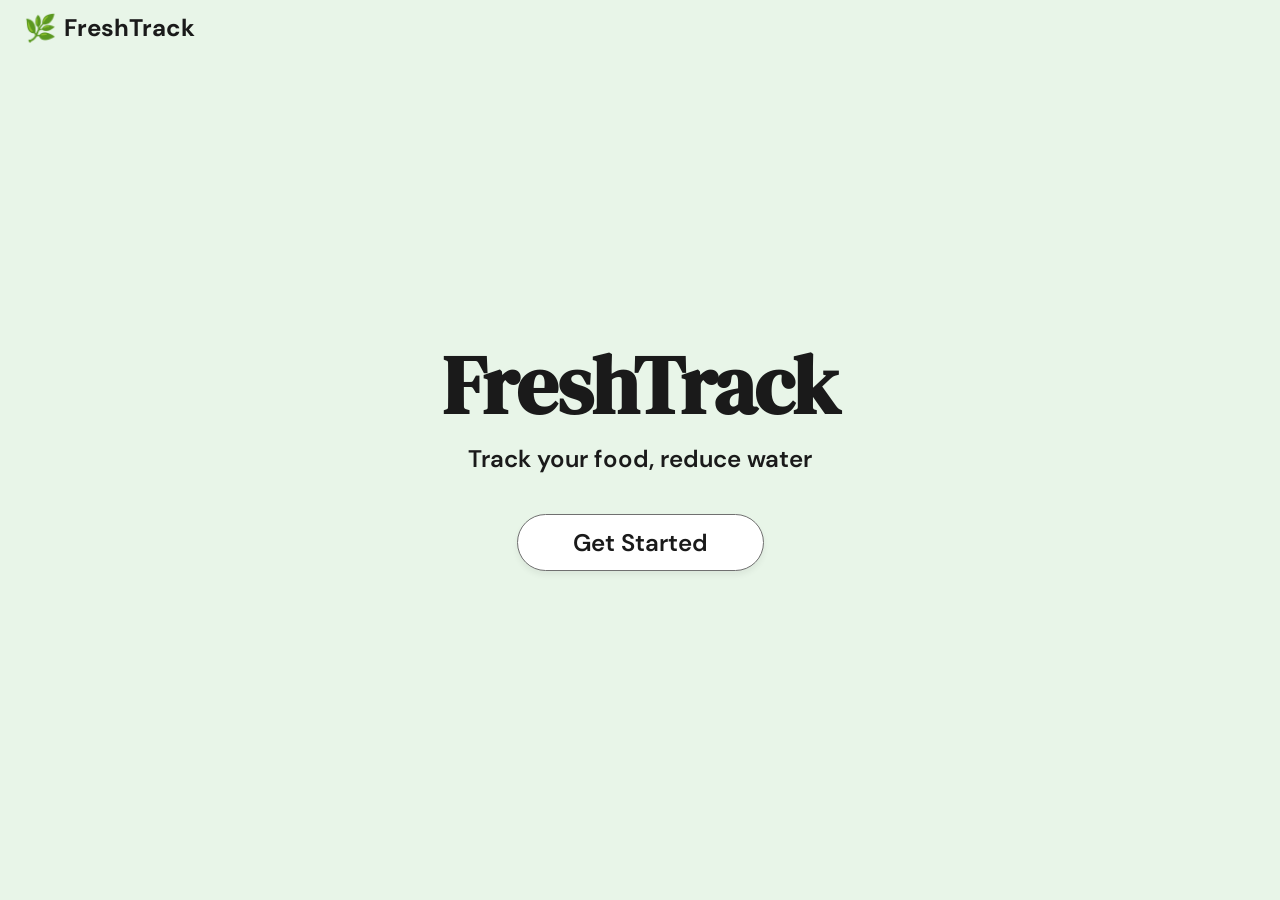
<file: HTML/index.html>
<!DOCTYPE html>
<html lang="id">
<head>
    <meta charset="UTF-8">
    <meta name="viewport" content="width=device-width, initial-scale=1.0">
    <title>FreshTrack - Halaman Utama</title>
    <link rel="stylesheet" href="style.css">
    <style>
        .welcome-container {
            text-align: center;
            display: flex;
            flex-direction: column;
            align-items: center;
            justify-content: center;
        }
        .welcome-center-logo {
            font-size: 82px;
            font-weight: 700;
            color: var(--forest-green);
            margin-bottom: 2px;
            letter-spacing: -1px;
        }
        .welcome-tagline {
            font-size: 24px;
            color: var(--medium-green);
            font-weight: 600;
            margin-bottom: 40px;
        }
    </style>
</head>
<body>

    <header class="app-header" style="background: transparent; box-shadow: none;">
    <div style="display: flex; align-items: center; gap: 8px;">
        <span style="font-size: 26px; line-height: 1;">🌿</span>
        <span style="font-weight: 700; font-size: 24px; color: var(--forest-green);">FreshTrack</span>
    </div>
</header>

    <div class="welcome-container">
        <h1 class="welcome-center-logo">FreshTrack</h1>
        <p class="welcome-tagline">Track your food, reduce water</p>
        <a href="login.html" class="btn-start">Get Started</a>
    </div>

</body>
</html>
</file>
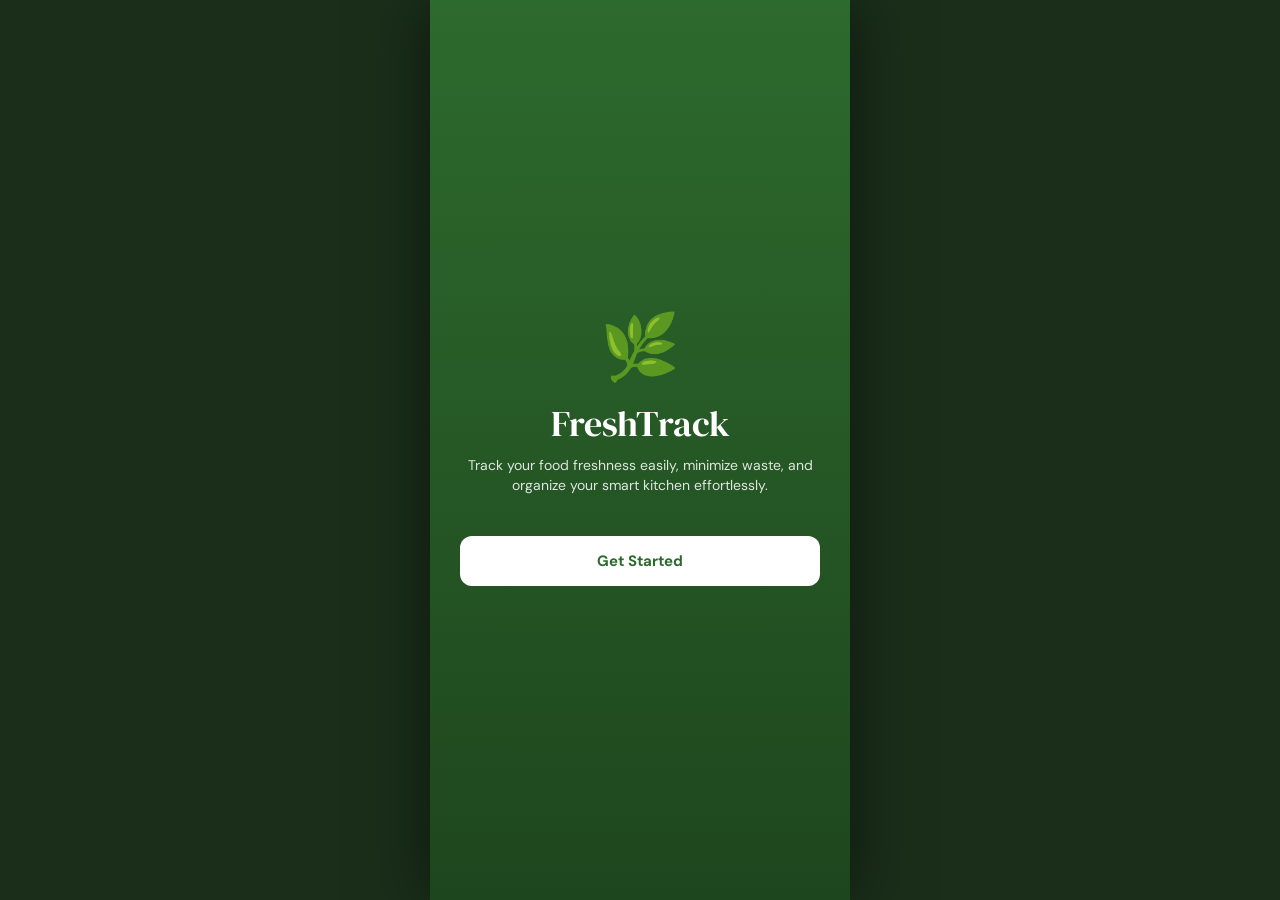
<file: HTML/fix-mobile.html>
<!DOCTYPE html>
<html lang="en">
<head>
<meta charset="UTF-8"/>
<meta name="viewport" content="width=device-width, initial-scale=1.0, maximum-scale=1.0, user-scalable=no"/>
<title>FreshTrack</title>
<link href="https://fonts.googleapis.com/css2?family=DM+Sans:wght@400;500;600;700&family=DM+Serif+Display&display=swap" rel="stylesheet"/>
<style>
:root {
  --green-dark:  #2d6a2d;
  --green-mid:   #3d8b3d;
  --green-light: #c8e6c8;
  --green-bg:    #eef6ee;
  --white:       #ffffff;
  --text-dark:   #1a1a1a;
  --text-mid:    #555;
  --text-light:  #999;
  --red:         #c0392b;
  --red-light:   #fde8e8;
  --blue:        #2e6e99;
  --radius:      18px;
  --radius-sm:   12px;
  --nav-h:       68px;
  --header-h:    60px;
  --card-shadow: 0 2px 12px rgba(45,106,45,0.10), 0 0 0 1.5px rgba(45,106,45,0.08);
  --card-hover:   0 6px 24px rgba(45,106,45,0.16), 0 0 0 2px rgba(61,139,61,0.18);
}
*{box-sizing:border-box;margin:0;padding:0;-webkit-tap-highlight-color:transparent;}
html,body{width:100%;height:100%;overflow:hidden;background:#1a2e1a;}
body{font-family:'DM Sans',sans-serif;color:var(--text-dark);}

/* ── PHONE SHELL ── */
.shell{
  width:100%;max-width:420px;height:100vh;max-height:900px;
  margin:0 auto;position:relative;
  background:var(--green-bg);
  display:flex;flex-direction:column;
  overflow:hidden;
  box-shadow:0 0 60px rgba(0,0,0,0.5);
}
@media(max-width:480px){
  html,body{background:var(--green-bg);}
  .shell{max-width:100%;height:100vh;max-height:none;box-shadow:none;}
}

/* ── AUTH & LANDING STYLES ── */
.auth-bg {
  background: linear-gradient(180deg, var(--green-dark) 0%, #1e461e 100%);
  height: 100%; display: flex; flex-direction: column; justify-content: center; padding: 30px; color: #fff;
  overflow-y: auto;
}
.landing-logo { font-size: 64px; text-align: center; margin-bottom: 10px; }
.landing-title { font-family: 'DM Serif Display', serif; font-size: 36px; text-align: center; margin-bottom: 8px; }
.landing-tag { font-size: 14px; text-align: center; opacity: 0.85; margin-bottom: 40px; line-height: 1.4; }
.auth-title { font-family: 'DM Serif Display', serif; font-size: 28px; margin-bottom: 6px; text-align: center; }
.auth-sub { font-size: 14px; opacity: 0.8; margin-bottom: 24px; text-align: center; }
.auth-switch { text-align: center; font-size: 13px; margin-top: 16px; opacity: 0.9; cursor: pointer; }
.auth-switch strong { text-decoration: underline; color: var(--green-light); }

/* Row untuk Remember Me & Forgot Password */
.auth-meta-row {
  display: flex; align-items: center; justify-content: space-between;
  font-size: 13px; margin-top: -4px; margin-bottom: 24px; user-select: none;
}
.remember-me-label { display: flex; align-items: center; gap: 6px; cursor: pointer; opacity: 0.9; }
.remember-me-label input {
  accent-color: var(--green-light); width: 15px; height: 15px; cursor: pointer;
}
.forgot-pwd-link { color: rgba(255,255,255,0.9); text-decoration: none; cursor: pointer; }
.forgot-pwd-link:hover { text-decoration: underline; color: var(--green-light); }

/* Inner container card agar menyerupai screenshot web mockup */
.auth-card-box {
  background: var(--white);
  padding: 24px 20px;
  border-radius: var(--radius);
  color: var(--text-dark);
  box-shadow: 0 8px 24px rgba(0,0,0,0.2);
  margin-bottom: 16px;
}
.auth-card-box .form-label { color: var(--text-dark) !important; }

/* Error Message Box */
.error-msg-box {
  background: var(--red-light); color: var(--red); border-radius: var(--radius-sm);
  padding: 10px 14px; font-size: 13px; font-weight: 500; margin-bottom: 16px;
  display: none; align-items: center; gap: 8px; animation: shake 0.3s ease;
}
@keyframes shake {
  0%, 100% { transform: translateX(0); }
  20%, 60% { transform: translateX(-6px); }
  40%, 80% { transform: translateX(6px); }
}

/* ── HEADER ── */
.header{
  background:var(--green-dark); height:var(--header-h);
  display:none; align-items:center; padding:0 16px; gap:10px;
  flex-shrink:0; position:relative; z-index:10;
}
.header-back{
  background:rgba(255,255,255,0.18); border:none; border-radius:50%;
  width:36px; height:36px; display:flex; align-items:center; justify-content:center;
  color:#fff; font-size:18px; cursor:pointer; flex-shrink:0; transition:background 0.15s;
}
.header-back:active{background:rgba(255,255,255,0.3);}
.header-logo{display:flex;align-items:center;gap:7px;flex-shrink:0;}
.header-logo-icon{font-size:22px;}
.header-logo-text{color:#fff;font-weight:700;font-size:18px;letter-spacing:-0.3px;}
.header-title{color:#fff;font-family:'DM Serif Display',serif;font-size:17px;flex:1;}
.header-search{
  flex:1; background:rgba(255,255,255,0.18); border:none; border-radius:999px;
  padding:8px 14px; color:#fff; font-family:'DM Sans',sans-serif; font-size:13px; outline:none;
}
.header-search::placeholder{color:rgba(255,255,255,0.65);}

/* ── SCROLL BODY ── */
.scroll-body{
  flex:1; overflow-y:auto; overflow-x:hidden;
  padding:0; -webkit-overflow-scrolling:touch;
}
.scroll-body::-webkit-scrollbar{display:none;}
.p-main { padding: 16px 14px calc(var(--nav-h) + 16px) !important; }

/* ── PAGES ── */
.page{display:none; height:100%;}
.page.active{display:block;}
.page-anim { animation:fadeUp 0.22s ease; }
@keyframes fadeUp{from{opacity:0;transform:translateY(8px);}to{opacity:1;transform:none;}}

/* ── COMPONENTS ── */
.section-title{ font-family:'DM Serif Display',serif; font-size:22px; color:var(--green-dark); margin-bottom:14px; }
.card-list{display:flex;flex-direction:column;gap:10px;}
.card-item{
  display:flex;align-items:center;gap:14px; background:var(--white);border-radius:var(--radius);
  padding:14px 16px;cursor:pointer; box-shadow:var(--card-shadow); border:1.5px solid rgba(45,106,45,0.07);
  transition:transform 0.12s,box-shadow 0.15s; -webkit-user-select:none;user-select:none;
}
.card-item:active{transform:scale(0.98);box-shadow:var(--card-hover);}
.card-emoji{font-size:28px;flex-shrink:0;width:44px;height:44px;display:flex;align-items:center;justify-content:center;border-radius:12px;}
.card-label{font-size:15px;font-weight:600;line-height:1.3;}
.card-sub{font-size:12px;color:var(--text-light);margin-top:2px;}
.card-arrow{margin-left:auto;color:#ccc;font-size:16px;flex-shrink:0;}

.badge{display:inline-block;font-size:10px;font-weight:700;padding:2px 7px;border-radius:999px;margin-left:5px;vertical-align:middle;}
.badge-urgent{background:#fde8e8;color:#c0392b;}
.badge-warn{background:#fff3cd;color:#856404;}
.badge-ok{background:#d4edda;color:#155724;}

.detail-hero{
  background:var(--white);border-radius:var(--radius); padding:18px 16px;margin-bottom:12px;
  box-shadow:var(--card-shadow); display:flex;align-items:center;gap:14px;
}
.form-card{background:var(--white);border-radius:var(--radius);padding:16px;box-shadow:var(--card-shadow);margin-bottom:12px;}
.form-field{margin-bottom:12px;}
.form-label{font-size:12px;font-weight:600;color:var(--text-mid);margin-bottom:5px;display:block;text-transform:uppercase;letter-spacing:0.04em;}
.form-input,.form-select{
  width:100%;padding:12px 14px; border-radius:var(--radius-sm);border:1.5px solid #e0e0e0;
  background:#f8fbf8;font-family:'DM Sans',sans-serif;font-size:15px; outline:none;transition:border-color 0.15s;
}
.form-input:focus,.form-select:focus{border-color:var(--green-mid);background:#fff;}
.form-auth-input { background: #f1f5f1; border: 1.5px solid #dcdfdc; color: var(--text-dark); }
.form-auth-input:focus { border-color: var(--green-mid); background: #fff; }

.select-wrap{position:relative;}
.select-wrap::after{content:'▾';position:absolute;right:14px;top:50%;transform:translateY(-50%);pointer-events:none;color:#888;font-size:14px;}
.qty-available{ background:linear-gradient(135deg,#e8f8ee,#d0f0d8); border-radius:var(--radius-sm);padding:12px 14px; font-size:14px;color:var(--green-dark);font-weight:600;margin-bottom:12px;display:flex;align-items:center;gap:8px; }

.btn-row{display:flex;gap:8px;flex-wrap:wrap;}
.btn{ flex:1;min-width:80px;padding:13px 10px; border-radius:var(--radius-sm);border:none; font-family:'DM Sans',sans-serif;font-size:14px;font-weight:700; cursor:pointer;transition:opacity 0.15s,transform 0.1s;text-align:center; }
.btn:active{transform:scale(0.96);}
.btn-green{background:var(--green-dark);color:#fff;}
.btn-light{background:var(--white);color:var(--green-dark);}
.btn-red{background:var(--red);color:#fff;}
.btn-blue{background:var(--blue);color:#fff;}
.btn-gray{background:#e8e8e8;color:#555;}
.btn-full{width:100%;padding:15px;border-radius:var(--radius-sm);border:none;font-family:'DM Sans',sans-serif;font-size:15px;font-weight:700;cursor:pointer;transition:opacity 0.15s,transform 0.1s;margin-bottom:8px;}
.btn-full:active{transform:scale(0.98);}

/* ── DASHBOARD & STATS ── */
.dash-grid{display:grid;grid-template-columns:1fr 1fr;gap:10px;margin-bottom:14px;}
.dash-card{border-radius:var(--radius);padding:16px 14px;color:#fff;font-weight:700;box-shadow:0 4px 16px rgba(0,0,0,0.12);}
.dash-card .ico{font-size:22px;margin-bottom:6px;}
.dash-card .num{font-size:28px;font-family:'DM Serif Display',serif;line-height:1;}
.dash-card .lbl{font-size:11px;opacity:0.88;margin-top:3px;}
.stats-grid{display:grid;grid-template-columns:1fr 1fr;gap:10px;margin-bottom:14px;}
.stats-mini{background:var(--white);border-radius:var(--radius);padding:14px;box-shadow:var(--card-shadow);}
.stats-mini .sm-ico{font-size:20px;margin-bottom:4px;}
.stats-mini .sm-val{font-size:26px;font-weight:700;font-family:'DM Serif Display',serif;}
.stats-mini .sm-lbl{font-size:11px;color:var(--text-light);margin-top:2px;}
.chart-card{background:var(--white);border-radius:var(--radius);padding:16px;box-shadow:var(--card-shadow);margin-bottom:12px;}
.chart-card-title覆{font-size:13px;font-weight:700;color:var(--green-dark);margin-bottom:12px;}
.stat-bar-wrap{margin:7px 0;}
.stat-bar-label{display:flex;justify-content:space-between;font-size:12px;margin-bottom:3px;}
.stat-bar-track{background:#eef0ee;border-radius:999px;height:8px;overflow:hidden;}
.stat-bar-fill{height:100%;border-radius:999px;transition:width 0.6s ease;}

/* ── PROFILE & PICKER ── */
.profile-card{background:var(--white);border-radius:var(--radius);padding:16px;box-shadow:var(--card-shadow);margin-bottom:12px;}
.profile-title{font-size:14px;font-weight:700;color:var(--green-dark);margin-bottom:12px;}
.profile-info-row{display:flex;justify-content:space-between;padding:8px 0;border-bottom:1px solid #f0f0f0;font-size:14px;}
.profile-info-row:last-child{border-bottom:none;}
.profile-info-key{color:var(--text-mid);font-weight:500;}
.profile-info-val{font-weight:600;text-align:right;}

.emoji-picker-wrap{position:relative;}
.emoji-display{width:100%;padding:12px 14px;border-radius:var(--radius-sm);border:1.5px solid #e0e0e0;background:#f8fbf8;cursor:pointer;display:flex;align-items:center;gap:10px;font-size:14px;user-select:none;}
.emoji-display .sel-emoji{font-size:24px;}
.emoji-display .sel-arrow{margin-left:auto;color:#888;font-size:12px;}
.emoji-dropdown{display:none;position:absolute;bottom:calc(100% + 6px);left:0;right:0;background:#fff;border:1.5px solid #ddd;border-radius:var(--radius);box-shadow:0 -8px 32px rgba(0,0,0,0.13);z-index:300;max-height:260px;overflow-y:auto;padding:10px;}
.emoji-dropdown.open{display:block;}
.emoji-grid{display:grid;grid-template-columns:repeat(auto-fill,minmax(40px,1fr));gap:3px;}
.emoji-btn{font-size:22px;padding:6px 4px;border-radius:8px;border:none;background:none;cursor:pointer;text-align:center;}
.emoji-btn:active{background:var(--green-light);}

/* ── BOTTOM NAV ── */
.bottom-nav{
  height:var(--nav-h);background:var(--white); border-top:1.5px solid rgba(45,106,45,0.1);
  display:none; align-items:stretch; flex-shrink:0;position:relative; z-index:20;
  box-shadow:0 -4px 20px rgba(45,106,45,0.08);
}
.nav-item{ flex:1;display:flex;flex-direction:column;align-items:center;justify-content:center; gap:3px;border:none;background:none;cursor:pointer; }
.nav-item .n-ico{font-size:22px;line-height:1;}
.nav-item .n-lbl{font-size:10px;font-weight:600;color:var(--text-light);}
.nav-item.active .n-lbl{color:var(--green-dark);}
.nav-item.active .n-ico{filter:drop-shadow(0 0 2px rgba(45,106,45,0.4));}
.nav-active-bar{ position:absolute;top:0;height:3px;background:var(--green-dark);width:25%;transition:left 0.25s cubic-bezier(.4,0,.2,1); }

/* ── FAB & TOAST ── */
.fab{
  position:absolute;right:16px;bottom:calc(var(--nav-h) + 14px); width:52px;height:52px;border-radius:50%;
  background:var(--green-dark);color:#fff;border:none;font-size:26px;cursor:pointer;
  box-shadow:0 4px 20px rgba(45,106,45,0.35); display:none;align-items:center;justify-content:center;z-index:15;
}
.fab:active{transform:scale(0.92);}
.toast{
  position:absolute;bottom:calc(var(--nav-h) + 12px);left:50%; transform:translateX(-50%) translateY(20px);
  background:rgba(30,60,30,0.95);color:#fff; padding:10px 22px;border-radius:999px;
  font-size:13px;font-weight:600;box-shadow:0 4px 20px rgba(0,0,0,0.18);
  z-index:999;opacity:0;transition:opacity 0.25s,transform 0.25s;white-space:nowrap;pointer-events:none;
}
.toast.show{opacity:1;transform:translateX(-50%) translateY(0);}
.empty{text-align:center;padding:40px 20px;color:var(--text-light);}
.empty .empty-ico{font-size:48px;margin-bottom:12px;}
</style>
</head>
<body>
<div class="shell">

  <div class="header" id="app-header">
    <div class="header-logo" id="header-logo">
      <span class="header-logo-icon">🌿</span>
      <span class="header-logo-text">FreshTrack</span>
    </div>
    <input class="header-search" id="searchInput" type="text" placeholder="🔍  Search food..." oninput="handleSearch(this.value)" />
  </div>

  <div class="scroll-body" id="scroll-body">

    <div class="page active" id="page-landing">
      <div class="auth-bg">
        <div class="landing-logo">🌿</div>
        <div class="landing-title">FreshTrack</div>
        <div class="landing-tag">Track your food freshness easily, minimize waste, and organize your smart kitchen effortlessly.</div>
        <button class="btn-full btn-light" onclick="navigate('login')">Get Started</button>
      </div>
    </div>

    <div class="page" id="page-login">
      <div class="auth-bg">
        <div class="auth-title" style="color:#fff; margin-bottom:4px;">Login to FreshTrack</div>
        <div class="auth-sub" style="color:rgba(255,255,255,0.75);">Welcome back! Let's manage your food inventory.</div>
        
        <div class="auth-card-box">
          <div class="error-msg-box" id="login-error-box">
            <span>⚠️</span><span id="login-error-txt">Invalid email or password.</span>
          </div>

          <div class="form-field">
            <label class="form-label">Email</label>
            <input class="form-input form-auth-input" type="email" id="login-email" placeholder="your@email.com" value="revanaalshea@gmail.com" />
          </div>
          <div class="form-field" style="margin-bottom:14px;">
            <label class="form-label">Password</label>
            <input class="form-input form-auth-input" type="password" id="login-password" placeholder="••••••••" value="password123" />
          </div>

          <div class="auth-meta-row" style="color: var(--text-mid);">
            <label class="remember-me-label">
              <input type="checkbox" id="login-remember" checked />
              <span>Remember Me</span>
            </label>
            <span class="forgot-pwd-link" style="color: var(--green-dark); font-weight:600;" onclick="navigate('forgot')">Forgot Password?</span>
          </div>

          <button class="btn-full btn-green" style="margin-bottom:0;" onclick="validateAndLogin()">Login</button>
        </div>

        <div class="auth-switch" onclick="navigate('register')">Don't have an account? <strong>Sign Up</strong></div>
      </div>
    </div>

    <div class="page" id="page-forgot">
      <div class="auth-bg">
        <div class="auth-title" style="color:#fff; margin-bottom:4px;">Forgot Password?</div>
        <div class="auth-sub" style="color:rgba(255,255,255,0.75);">Enter your email to reset your password</div>

        <div class="auth-card-box">
          <div class="error-msg-box" id="forgot-error-box">
            <span>⚠️</span><span id="forgot-error-txt">Email not found.</span>
          </div>

          <div class="form-field" style="margin-bottom:20px;">
            <label class="form-label">Email</label>
            <input class="form-input form-auth-input" type="email" id="forgot-email" placeholder="your@email.com" />
          </div>

          <button class="btn-full btn-green" style="margin-bottom:12px;" onclick="validateAndSendReset()">Send Reset Link</button>
          <div style="text-align:center; font-size:13px; font-weight:600;">
            <span style="color: var(--green-dark); cursor:pointer;" onclick="navigate('login')">&lt; Back to Login</span>
          </div>
        </div>
      </div>
    </div>

    <div class="page" id="page-register">
      <div class="auth-bg">
        <div class="auth-title" style="color:#fff; margin-bottom:4px;">Create Account</div>
        <div class="auth-sub" style="color:rgba(255,255,255,0.75);">Join us to track your food inventory</div>
        
        <div class="auth-card-box">
          <div class="error-msg-box" id="register-error-box">
            <span>⚠️</span><span id="register-error-txt">Please complete all data.</span>
          </div>

          <div class="form-field">
            <label class="form-label">Full Name</label>
            <input class="form-input form-auth-input" type="text" id="reg-name" placeholder="John Doe" />
          </div>
          <div class="form-field">
            <label class="form-label">Email</label>
            <input class="form-input form-auth-input" type="email" id="reg-email" placeholder="your@email.com" />
          </div>
          <div class="form-field">
            <label class="form-label">Password</label>
            <input class="form-input form-auth-input" type="password" id="reg-password" placeholder="••••••••" />
          </div>
          <div class="form-field" style="margin-bottom:20px;">
            <label class="form-label">Confirm Password</label>
            <input class="form-input form-auth-input" type="password" id="reg-confirm" placeholder="••••••••" />
          </div>

          <button class="btn-full btn-green" style="margin-bottom:0;" onclick="validateAndRegister()">Sign Up</button>
        </div>

        <div class="auth-switch" onclick="navigate('login')">Already have an account? <strong>Login</strong></div>
      </div>
    </div>

    <div class="page page-anim" id="page-categories">
      <div class="section-title">Categories</div>
      <div class="card-list" id="categories-list"></div>
    </div>

    <div class="page page-anim" id="page-foodlist">
      <div class="section-title" id="foodlist-title"></div>
      <div class="card-list" id="foodlist-items"></div>
    </div>

    <div class="page page-anim" id="page-fooddetail">
      <div class="detail-hero">
        <span id="detail-emoji" style="font-size:48px;line-height:1"></span>
        <div>
          <div id="detail-name" style="font-family:'DM Serif Display',serif;font-size:20px;color:var(--green-dark);"></div>
          <div id="detail-category" style="font-size:13px;color:var(--text-mid);margin-top:3px;"></div>
        </div>
      </div>
      <div class="form-card">
        <div class="qty-available"><span>📦</span><span>Available: <strong id="detail-qty"></strong> items</span></div>
        <div class="form-field">
          <label class="form-label">Quantity to Consume / Discard</label>
          <input class="form-input" type="number" id="detail-qty-input" min="1" placeholder="Enter quantity..." />
        </div>
        <div class="form-field">
          <label class="form-label">Expiry Date</label>
          <input class="form-input" type="date" id="detail-expiry-input" />
        </div>
        <div class="btn-row">
          <button class="btn btn-green" onclick="consumeFood()">✓ Consumed</button>
          <button class="btn btn-red"   onclick="discardFood()">🗑 Discard</button>
          <button class="btn btn-blue"  onclick="openEditFood()">✏ Edit</button>
        </div>
      </div>
    </div>

    <div class="page page-anim" id="page-addfood">
      <div class="section-title">Add Food</div>
      <div class="form-card">
        <div class="form-field"><label class="form-label">Food Name</label><input class="form-input" type="text" id="add-name" placeholder="e.g. Strawberries" /></div>
        <div class="form-field">
          <label class="form-label">Category</label>
          <div class="select-wrap">
            <select class="form-select" id="add-category">
              <option value="">Select category...</option>
              <option>Fruits &amp; Vegetables</option>
              <option>Drinks</option>
              <option>Dairy</option>
              <option>Frozen</option>
            </select>
          </div>
        </div>
        <div class="form-field"><label class="form-label">Quantity</label><input class="form-input" type="number" id="add-qty" min="1" placeholder="Enter quantity..." /></div>
        <div class="form-field"><label class="form-label">Expires in (days)</label><input class="form-input" type="number" id="add-expires" min="1" placeholder="e.g. 5" /></div>
        <div class="form-field">
          <label class="form-label">Icon</label>
          <div class="emoji-picker-wrap" id="picker-add">
            <div class="emoji-display" onclick="togglePicker('add')">
              <span class="sel-emoji" id="add-icon-display">🍎</span>
              <span style="color:var(--text-mid);font-size:14px; margin-left:8px;">Choose icon</span>
              <span class="sel-arrow">▲</span>
            </div>
            <div class="emoji-dropdown" id="add-icon-dropdown"></div>
          </div>
          <input type="hidden" id="add-icon" value="🍎" />
        </div>
        <button class="btn-full btn-green" onclick="saveNewFood()">Save Food</button>
        <button class="btn-full btn-gray"  onclick="backToFoodList()">Cancel</button>
      </div>
    </div>

    <div class="page page-anim" id="page-editfood">
      <div class="section-title">Edit Food</div>
      <div class="form-card">
        <div class="form-field"><label class="form-label">Food Name</label><input class="form-input" type="text" id="edit-name" /></div>
        <div class="form-field">
          <label class="form-label">Category</label>
          <div id="edit-category-display" style="padding:12px 14px;border-radius:var(--radius-sm);border:1.5px solid #e0e0e0;background:#f3f7f3;font-size:15px;font-weight:600;color:var(--green-dark);"></div>
          <input type="hidden" id="edit-category" />
        </div>
        <div class="form-field"><label class="form-label">Quantity</label><input class="form-input" type="number" id="edit-qty" min="1" /></div>
        <div class="form-field"><label class="form-label">Expires in (days)</label><input class="form-input" type="number" id="edit-expires" min="1" /></div>
        <div class="form-field">
          <label class="form-label">Icon</label>
          <div class="emoji-picker-wrap" id="picker-edit">
            <div class="emoji-display" onclick="togglePicker('edit')">
              <span class="sel-emoji" id="edit-icon-display">🍎</span>
              <span style="color:var(--text-mid);font-size:14px; margin-left:8px;">Choose icon</span>
              <span class="sel-arrow">▲</span>
            </div>
            <div class="emoji-dropdown" id="edit-icon-dropdown"></div>
          </div>
          <input type="hidden" id="edit-icon" value="🍎" />
        </div>
        <button class="btn-full btn-green" onclick="saveEditFood()">Save Changes</button>
        <button class="btn-full btn-gray"  onclick="navigate('fooddetail')">Cancel</button>
      </div>
    </div>

    <div class="page page-anim" id="page-dashboard">
      <div class="section-title">Dashboard</div>
      <div id="dashboard-content"></div>
    </div>

    <div class="page page-anim" id="page-statistics">
      <div class="section-title">Statistics</div>
      <div id="statistics-content"></div>
    </div>

    <div class="page page-anim" id="page-account">
      <div class="section-title">Account</div>
      <div class="profile-card">
        <div class="profile-title">👤 Profile Information</div>
        <div class="profile-info-row"><span class="profile-info-key">Name</span><span class="profile-info-val" id="acc-name">Revana Alshea</span></div>
        <div class="profile-info-row"><span class="profile-info-key">Email</span><span class="profile-info-val" id="acc-email">revanaalshea@gmail.com</span></div>
        <div class="profile-info-row"><span class="profile-info-key">Role</span><span class="profile-info-val">User</span></div>
        <button class="btn-full btn-green" style="margin-top:14px;" onclick="navigate('editprofile')">Edit Profile</button>
      </div>
      <div class="profile-card">
        <div class="profile-title">📈 Activity Summary</div>
        <div id="acc-summary"></div>
        <button class="btn-full btn-red" style="margin-top:14px;background:#8b2020;" onclick="logoutApp()">Logout</button>
      </div>
    </div>

    <div class="page page-anim" id="page-editprofile">
      <div class="section-title">Edit Profile</div>
      <div class="form-card">
        <div class="form-field"><label class="form-label">Name</label><input class="form-input" type="text" id="ep-name" value="Revana Alshea" /></div>
        <div class="form-field"><label class="form-label">Email</label><input class="form-input" type="email" id="ep-email" value="revanaalshea@gmail.com" /></div>
        <button class="btn-full btn-green" onclick="saveProfile()">Save</button>
        <button class="btn-full btn-gray"  onclick="navigate('account')">Cancel</button>
      </div>
    </div>

  </div><button class="fab" id="fab" onclick="openAddFood()">+</button>

  <nav class="bottom-nav" id="app-nav">
    <div class="nav-active-bar" id="nav-bar"></div>
    <button class="nav-item" id="nav-dashboard"   onclick="navigate('dashboard')"><span class="n-ico">🏠</span><span class="n-lbl">Dashboard</span></button>
    <button class="nav-item active" id="nav-categories" onclick="navigate('categories')"><span class="n-ico">🗂️</span><span class="n-lbl">Categories</span></button>
    <button class="nav-item" id="nav-statistics"  onclick="navigate('statistics')"><span class="n-ico">📊</span><span class="n-lbl">Statistics</span></button>
    <button class="nav-item" id="nav-account"     onclick="navigate('account')"><span class="n-ico">👤</span><span class="n-lbl">Account</span></button>
  </nav>

  <div class="toast" id="toast"></div>
</div><script>
// ── STATE ──
const state = {
  currentPage:'landing', currentCategory:null, currentFoodId:null,
  consumed:12, discarded:2, totalAdded:0, nextId:17,
  profile:{ name:'Revana Alshea', email:'revanaalshea@gmail.com' },
  foods:[
    {id:1, name:'Apples',        emoji:'🍎', category:'Fruits & Vegetables', qty:5, expires:3},
    {id:2, name:'Bananas',       emoji:'🍌', category:'Fruits & Vegetables', qty:4, expires:1},
    {id:3, name:'Carrot',        emoji:'🥕', category:'Fruits & Vegetables', qty:6, expires:4},
    {id:4, name:'Tomato',        emoji:'🍅', category:'Fruits & Vegetables', qty:4, expires:7},
    {id:5, name:'Avocado Juice', emoji:'🥑', category:'Drinks',              qty:4, expires:4},
    {id:6, name:'Lemonade',      emoji:'🍋', category:'Drinks',              qty:3, expires:3},
    {id:7, name:'Fresh Coffee',  emoji:'☕', category:'Drinks',              qty:6, expires:2},
    {id:8, name:'Milkshake',     emoji:'🥤', category:'Drinks',              qty:5, expires:4},
    {id:9, name:'Milk',          emoji:'🥛', category:'Dairy',               qty:4, expires:1},
    {id:10,name:'Cheese',        emoji:'🧀', category:'Dairy',               qty:3, expires:3},
    {id:11,name:'Yogurt',        emoji:'🫙', category:'Dairy',               qty:2, expires:1},
    {id:12,name:'Ice Cream',     emoji:'🍦', category:'Dairy',               qty:5, expires:8},
    {id:13,name:'Frozen Pizza',  emoji:'🍕', category:'Frozen',              qty:2, expires:12},
    {id:14,name:'Frozen Nuggets',emoji:'🍱', category:'Frozen',              qty:3, expires:14},
    {id:15,name:'Frozen Peas',   emoji:'🫛', category:'Frozen',              qty:5, expires:10},
    {id:16,name:'Frozen Chicken',emoji:'🍗', category:'Frozen',              qty:2, expires:2},
  ]
};
state.totalAdded = state.foods.reduce((s,f)=>s+f.qty,0);

const CATEGORIES = [
  {name:'Fruits & Vegetables', emoji:'🍏', bg:'linear-gradient(135deg,#e8f8ee,#d0f0d8)'},
  {name:'Drinks',              emoji:'🧃', bg:'linear-gradient(135deg,#e8f4fb,#cce8f8)'},
  {name:'Dairy',               emoji:'🥛', bg:'linear-gradient(135deg,#fef9ec,#fdefc8)'},
  {name:'Frozen',              emoji:'❄️',  bg:'linear-gradient(135deg,#eef4fb,#d8eaf8)'},
];

const EMOJI_LIST = ['🍎','🍌','🥕','🍅','🥑','🍋','☕','🥤','🥛','🧀','🫙','🍦','🍕','🍱','🫛','🍗'];
const NAV_ORDER = ['dashboard','categories','statistics','account'];

// ── AUTH VALIDATION & LOGIC ──
function validateAndLogin() {
  const email = document.getElementById('login-email').value.trim();
  const pass = document.getElementById('login-password').value;
  const errorBox = document.getElementById('login-error-box');
  const errorTxt = document.getElementById('login-error-txt');

  errorBox.style.display = 'none';

  if (!email || !pass) {
    errorTxt.textContent = "Email and Password cannot be empty.";
    errorBox.style.display = 'flex';
    return;
  }
  if (!email.includes('@')) {
    errorTxt.textContent = "Please include an '@' in the email address. '" + email + "' is missing an '@'.";
    errorBox.style.display = 'flex';
    return;
  }
  if (pass.length < 6) {
    errorTxt.textContent = "Password must be at least 6 characters.";
    errorBox.style.display = 'flex';
    return;
  }
  
  if (email === "revanaalshea@gmail.com" && pass === "password123") {
    showToast('Login successful!');
    setTimeout(() => { navigate('categories'); }, 600);
  } else {
    errorTxt.textContent = "Incorrect email or password. Please try again.";
    errorBox.style.display = 'flex';
  }
}

function validateAndRegister() {
  const name = document.getElementById('reg-name').value.trim();
  const email = document.getElementById('reg-email').value.trim();
  const pass = document.getElementById('reg-password').value;
  const confirm = document.getElementById('reg-confirm').value;
  const errorBox = document.getElementById('register-error-box');
  const errorTxt = document.getElementById('register-error-txt');

  errorBox.style.display = 'none';

  if (!name || !email || !pass || !confirm) {
    errorTxt.textContent = "All fields are required.";
    errorBox.style.display = 'flex';
    return;
  }
  if (!email.includes('@')) {
    errorTxt.textContent = "Please include an '@' in the email address.";
    errorBox.style.display = 'flex';
    return;
  }
  if (pass.length < 6) {
    errorTxt.textContent = "Password must be at least 6 characters.";
    errorBox.style.display = 'flex';
    return;
  }
  if (pass !== confirm) {
    errorTxt.textContent = "Passwords do not match!";
    errorBox.style.display = 'flex';
    return;
  }

  state.profile.name = name;
  state.profile.email = email;
  
  showToast('Account created successfully!');
  setTimeout(() => { navigate('categories'); }, 800);
}

function validateAndSendReset() {
  const email = document.getElementById('forgot-email').value.trim();
  const errorBox = document.getElementById('forgot-error-box');
  const errorTxt = document.getElementById('forgot-error-txt');

  errorBox.style.display = 'none';

  if (!email) {
    errorTxt.textContent = "Please enter your email address.";
    errorBox.style.display = 'flex';
    return;
  }
  if (!email.includes('@')) {
    errorTxt.textContent = "Please include an '@' in the email address.";
    errorBox.style.display = 'flex';
    return;
  }

  showToast('Reset token sent to ' + email);
  setTimeout(() => { navigate('login'); }, 1500);
}

function logoutApp() {
  showToast('Logged out!');
  setTimeout(() => {
    document.getElementById('login-error-box').style.display = 'none';
    navigate('landing');
  }, 500);
}

// ── CORE NAVIGATION ──
function navigate(page) {
  state.currentPage = page;
  
  document.querySelectorAll('.page').forEach(p=>p.classList.remove('active'));
  document.getElementById('page-'+page).classList.add('active');
  document.getElementById('scroll-body').scrollTop = 0;

  const header = document.getElementById('app-header');
  const nav = document.getElementById('app-nav');
  const sBody = document.getElementById('scroll-body');
  const logo = document.getElementById('header-logo');
  const search = document.getElementById('searchInput');
  const backId = 'header-back-btn';
  let existingBack = document.getElementById(backId);

  // Clear existing error views when page switching
  document.querySelectorAll('.error-msg-box').forEach(eb => eb.style.display = 'none');

  if(['landing', 'login', 'register', 'forgot'].includes(page)) {
    header.style.display = 'none';
    nav.style.display = 'none';
    sBody.classList.remove('p-main');
    document.getElementById('fab').style.display = 'none';
    return;
  }

  header.style.display = 'flex';
  nav.style.display = 'flex';
  sBody.classList.add('p-main');

  const insideCategoryRoute = ['foodlist','fooddetail','addfood','editfood'].includes(page);
  const inInnerLayout = insideCategoryRoute || page === 'editprofile';

  if(inInnerLayout){
    search.style.display='none';
    if(!existingBack){
      const b = document.createElement('button');
      b.className='header-back'; b.id=backId; b.innerHTML='←';
      b.onclick = ()=>{
        if(['fooddetail','addfood'].includes(state.currentPage)) backToFoodList();
        else if(state.currentPage==='editfood') navigate('fooddetail');
        else if(state.currentPage==='editprofile') navigate('account');
        else if(state.currentPage==='foodlist') navigate('categories');
        else navigate('categories');
      };
      logo.before(b);
    }
    const titleEl = document.querySelector('.header-title') || (() => {
      const t=document.createElement('div'); t.className='header-title'; logo.after(t); return t;
    })();
    logo.style.display='none';
    const titles={foodlist:state.currentCategory||'',fooddetail:'',addfood:'Add Food',editfood:'Edit Food',editprofile:'Edit Profile'};
    titleEl.textContent = titles[page]||'';
    titleEl.style.display='block';
  } else {
    search.style.display='';
    logo.style.display='flex';
    if(existingBack) existingBack.remove();
    const titleEl=document.querySelector('.header-title');
    if(titleEl) titleEl.style.display='none';
  }

  const activeTab = insideCategoryRoute ? 'categories' : (page==='editprofile' ? 'account' : page);
  NAV_ORDER.forEach((n,i)=>{
    const btn=document.getElementById('nav-'+n);
    const isActive = n === activeTab;
    if(btn){
      btn.classList.toggle('active', isActive);
      if(isActive) document.getElementById('nav-bar').style.left=(i*25)+'%';
    }
  });

  document.getElementById('fab').style.display = (page === 'foodlist') ? 'flex' : 'none';

  if(page=='categories')  renderCategories();
  if(page=='foodlist')    renderFoodList();
  if(page=='dashboard')   renderDashboard();
  if(page=='statistics')  renderStats();
  if(page=='account')     renderAccount();
}

function backToFoodList(){ navigate('foodlist'); }

// ── FEATURE RENDERERS ──
function renderCategories(){
  const el=document.getElementById('categories-list');
  el.innerHTML=CATEGORIES.map(cat=>{
    const foods=state.foods.filter(f=>f.category===cat.name);
    const total=foods.reduce((s,f)=>s+f.qty,0);
    return `<div class="card-item" onclick="openCategory('${cat.name}')" style="background:${cat.bg};">
      <div class="card-emoji" style="background:rgba(255,255,255,0.5)">${cat.emoji}</div>
      <div style="flex:1">
        <div class="card-label">${cat.name}</div>
        <div class="card-sub">${foods.length} items · ${total} units</div>
      </div>
      <span class="card-arrow">›</span>
    </div>`;
  }).join('');
}

function openCategory(catName){ state.currentCategory=catName; navigate('foodlist'); }

function renderFoodList(){
  const cat=state.currentCategory;
  const catInfo=CATEGORIES.find(c=>c.name===cat);
  const foods=state.foods.filter(f=>f.category===cat&&f.qty>0);
  document.getElementById('foodlist-title').textContent=cat;
  
  const t=document.querySelector('.header-title');
  if(t) t.textContent=cat;
  const el=document.getElementById('foodlist-items');
  if(!foods.length){
    el.innerHTML=`<div class="empty"><div class="empty-ico">🥬</div><div class="empty-txt">No items yet!<br>Tap + to add food.</div></div>`;
    return;
  }
  const bg=catInfo?catInfo.bg:'#fff';
  el.innerHTML=foods.map(f=>`
    <div class="card-item" onclick="openFoodDetail(${f.id})" style="background:${bg}">
      <div class="card-emoji" style="background:rgba(255,255,255,0.5)">${f.emoji}</div>
      <div style="flex:1">
        <div class="card-label">${f.name} ${badge(f.expires)}</div>
        <div class="card-sub">Count: ${f.qty} · Expires in ${f.expires}d</div>
      </div>
      <span class="card-arrow">›</span>
    </div>`).join('');
}

function badge(d){
  if(d<=1) return `<span class="badge badge-urgent">${d}d</span>`;
  if(d<=3) return `<span class="badge badge-warn">${d}d</span>`;
  return `<span class="badge badge-ok">${d}d</span>`;
}

function openFoodDetail(id){ state.currentFoodId=id; navigate('fooddetail'); renderFoodDetail(); }

function renderFoodDetail(){
  const f=state.foods.find(f=>f.id===state.currentFoodId); if(!f) return;
  document.getElementById('detail-emoji').textContent=f.emoji;
  document.getElementById('detail-name').textContent=f.name;
  document.getElementById('detail-category').textContent='Category: '+f.category;
  document.getElementById('detail-qty').textContent=f.qty;
  document.getElementById('detail-qty-input').value='';
  const d=new Date(); d.setDate(d.getDate()+f.expires);
  document.getElementById('detail-expiry-input').value=d.toISOString().split('T')[0];
  const t=document.querySelector('.header-title');
  if(t) t.textContent=f.name;
}

function consumeFood(){
  const f=state.foods.find(f=>f.id===state.currentFoodId);
  const n=parseInt(document.getElementById('detail-qty-input').value);
  if(!n||n<1){showToast('Enter a quantity first!');return;}
  if(n>f.qty){showToast('Only '+f.qty+' available!');return;}
  f.qty-=n; state.consumed+=n;
  showToast('✓ Consumed '+n+' × '+f.name);
  if(f.qty===0){setTimeout(()=>backToFoodList(),1200);return;}
  renderFoodDetail();
}

function discardFood(){
  const f=state.foods.find(f=>f.id===state.currentFoodId);
  const n=parseInt(document.getElementById('detail-qty-input').value);
  if(!n||n<1){showToast('Enter a quantity first!');return;}
  if(n>f.qty){showToast('Only '+f.qty+' available!');return;}
  f.qty-=n; state.discarded+=n;
  showToast('🗑 Discarded '+n+' × '+f.name);
  if(f.qty===0){setTimeout(()=>backToFoodList(),1200);return;}
  renderFoodDetail();
}

function openAddFood(){
  document.getElementById('add-name').value='';
  document.getElementById('add-category').value=state.currentCategory || '';
  document.getElementById('add-qty').value='';
  document.getElementById('add-expires').value='';
  navigate('addfood');
}

function saveNewFood(){
  const name = document.getElementById('add-name').value.trim();
  const cat = document.getElementById('add-category').value;
  const qty = parseInt(document.getElementById('add-qty').value);
  const exp = parseInt(document.getElementById('add-expires').value);
  const ico = document.getElementById('add-icon').value;
  if(!name || !cat || !qty || !exp){ showToast('Fill all fields!'); return; }
  state.foods.push({ id: state.nextId++, name: name, emoji: ico, category: cat, qty: qty, expires: exp });
  showToast('Food Added!');
  backToFoodList();
}

function openEditFood(){
  const f=state.foods.find(f=>f.id===state.currentFoodId);
  document.getElementById('edit-name').value=f.name;
  document.getElementById('edit-category').value=f.category;
  document.getElementById('edit-category-display').textContent=f.category;
  document.getElementById('edit-qty').value=f.qty;
  document.getElementById('edit-expires').value=f.expires;
  document.getElementById('edit-icon').value=f.emoji;
  document.getElementById('edit-icon-display').textContent=f.emoji;
  navigate('editfood');
}

function saveEditFood(){
  const f=state.foods.find(f=>f.id===state.currentFoodId);
  f.name=document.getElementById('edit-name').value.trim()||f.name;
  f.qty=parseInt(document.getElementById('edit-qty').value)||f.qty;
  f.expires=parseInt(document.getElementById('edit-expires').value)||f.expires;
  f.emoji=document.getElementById('edit-icon').value;
  showToast('Changes Saved!');
  navigate('fooddetail');
}

function renderDashboard() {
  const urgent = state.foods.filter(f => f.qty > 0 && f.expires <= 1).length;
  const activeItems = state.foods.filter(f => f.qty > 0).length;
  let html = `
    <div class="dash-grid">
      <div class="dash-card" style="background:#2d6a2d;"><div class="ico">📦</div><div class="num">${activeItems}</div><div class="lbl">Active Items</div></div>
      <div class="dash-card" style="background:#c0392b;"><div class="ico">⚠️</div><div class="num">${urgent}</div><div class="lbl">Expiring &le; 1 Day</div></div>
    </div>
    <div class="section-title" style="font-size:18px; margin-top:10px;">Quick Summary</div>
    <div class="card-list">
      <div class="card-item" onclick="navigate('categories')">
        <div class="card-emoji" style="background:#e8f8ee">🗂️</div>
        <div style="flex:1"><div class="card-label">Food Categories</div><div class="card-sub">${CATEGORIES.length} Categories Registered</div></div>
        <span class="card-arrow">›</span>
      </div>
    </div>
  `;
  document.getElementById('dashboard-content').innerHTML = html;
}

function renderStats(){
  const total = state.foods.reduce((s,f)=>s+f.qty,0);
  let html = `
    <div class="stats-grid">
      <div class="stats-mini"><div class="sm-ico">😋</div><div class="sm-val">${state.consumed}</div><div class="sm-lbl">Items Consumed</div></div>
      <div class="stats-mini"><div class="sm-ico">🗑️</div><div class="sm-val">${state.discarded}</div><div class="sm-lbl">Items Wasted</div></div>
    </div>
    <div class="chart-card"><div class="chart-card-title">Stock distribution by Category</div>
  `;
  CATEGORIES.forEach(cat => {
    const count = state.foods.filter(f=>f.category===cat.name).reduce((s,f)=>s+f.qty,0);
    const pct = total > 0 ? Math.round((count/total)*100) : 0;
    html += `
      <div class="stat-bar-wrap">
        <div class="stat-bar-label"><span>${cat.emoji} ${cat.name}</span><strong>${count} u (${pct}%)</strong></div>
        <div class="stat-bar-track"><div class="stat-bar-fill" style="width:${pct}%; background:var(--green-dark)"></div></div>
      </div>
    `;
  });
  html += `</div>`;
  document.getElementById('statistics-content').innerHTML = html;
}

function renderAccount(){
  document.getElementById('acc-name').textContent = state.profile.name;
  document.getElementById('acc-email').textContent = state.profile.email;
  document.getElementById('acc-summary').innerHTML = `
    <div class="profile-info-row"><span class="profile-info-key">Total Consumed</span><span class="profile-info-val">${state.consumed} Units</span></div>
    <div class="profile-info-row"><span class="profile-info-key">Total Discarded</span><span class="profile-info-val">${state.discarded} Units</span></div>
  `;
}

function saveProfile(){
  state.profile.name = document.getElementById('ep-name').value;
  state.profile.email = document.getElementById('ep-email').value;
  showToast('Profile Updated!'); navigate('account');
}

function togglePicker(mode){
  const dropdown = document.getElementById(mode+'-icon-dropdown');
  dropdown.classList.toggle('open');
  if(dropdown.classList.contains('open')){
    dropdown.innerHTML = `<div class="emoji-grid">` + EMOJI_LIST.map(e=>`<button class="emoji-btn" onclick="selectEmoji('${mode}','${e}')">${e}</button>`).join('') + `</div>`;
  }
}
function selectEmoji(mode, emoji){
  document.getElementById(mode+'-icon').value = emoji;
  document.getElementById(mode+'-icon-display').textContent = emoji;
  document.getElementById(mode+'-icon-dropdown').classList.remove('open');
}

function handleSearch(query){
  if(state.currentPage !== 'foodlist' && query.trim() !== ''){ state.currentCategory = CATEGORIES[0].name; navigate('foodlist'); }
  const q = query.toLowerCase().trim();
  const foods = state.foods.filter(f=>f.category===state.currentCategory && f.qty>0 && f.name.toLowerCase().includes(q));
  const el = document.getElementById('foodlist-items');
  if(!foods.length){ el.innerHTML = `<div class="empty"><div class="empty-ico">🔍</div><div>No results found.</div></div>`; return; }
  el.innerHTML = foods.map(f=>`
    <div class="card-item" onclick="openFoodDetail(${f.id})">
      <div class="card-emoji" style="background:rgba(255,255,255,0.5)">${f.emoji}</div>
      <div style="flex:1"><div class="card-label">${f.name} ${badge(f.expires)}</div><div class="card-sub">Count: ${f.qty}</div></div>
      <span class="card-arrow">›</span>
    </div>`).join('');
}

function showToast(msg){
  const t = document.getElementById('toast'); t.textContent = msg; t.classList.add('show');
  setTimeout(()=>t.classList.remove('show'), 2000);
}

// INITIALIZE APP FROM LANDING
window.onload = () => {
  navigate('landing');
};
</script>
</body>
</html>
</file>
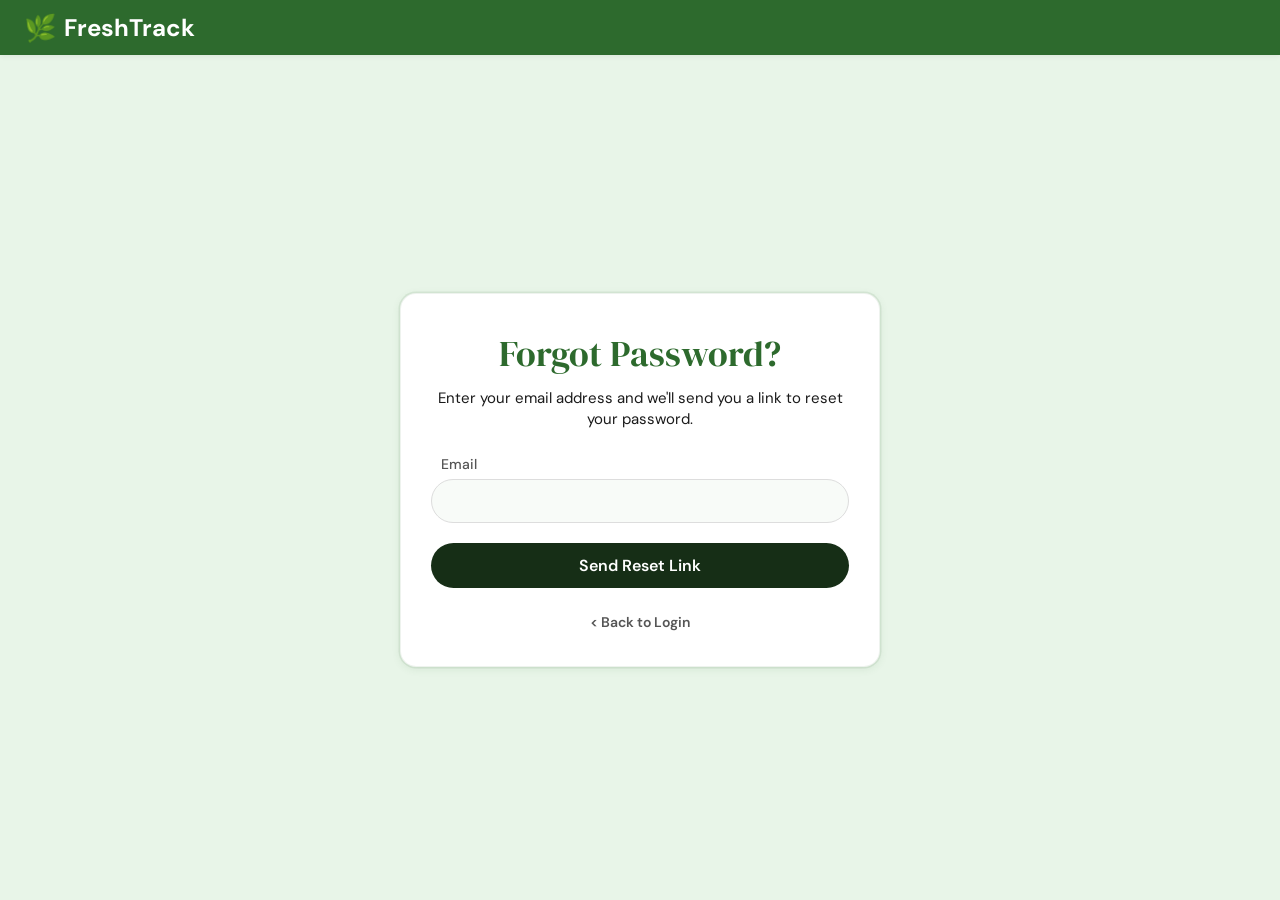
<file: HTML/forgot-password.html>
<!DOCTYPE html>
<html lang="id">
<head>
    <meta charset="UTF-8">
    <meta name="viewport" content="width=device-width, initial-scale=1.0">
    <title>FreshTrack - Forgot Password</title>
    <link rel="stylesheet" href="style.css">
</head>
<body>

    <header class="app-header">
    <div style="display: flex; align-items: center; gap: 8px;">
        <span style="font-size: 26px; line-height: 1;">🌿</span>
        <span style="font-weight: 700; font-size: 24px; color: white;">FreshTrack</span>
    </div>
</header>

    <div class="auth-wrapper">
        <div class="auth-card">
            <h2 class="auth-title" style="margin-bottom: 10px;">Forgot Password?</h2>
            <p style="text-align: center; font-size: 15px; margin-bottom: 25px; line-height: 1.4; color: var(--text-dark);">
                Enter your email address and we'll send you a link to reset your password.
            </p>
            
            <form onsubmit="event.preventDefault(); alert('Tautan pemulihan berhasil dikirim!');">
                <div class="form-group">
                    <label for="forgot-email">Email</label>
                    <input type="email" id="forgot-email" class="form-control" required>
                </div>
                
                <button type="submit" class="btn-submit btn-dark-active">Send Reset Link</button>
            </form>
            
            <div class="auth-footer">
                <a href="login.html" class="forgot-link" style="font-weight: 600;">&lt; Back to Login</a>
            </div>
        </div>
    </div>

</body>
</html>
</file>
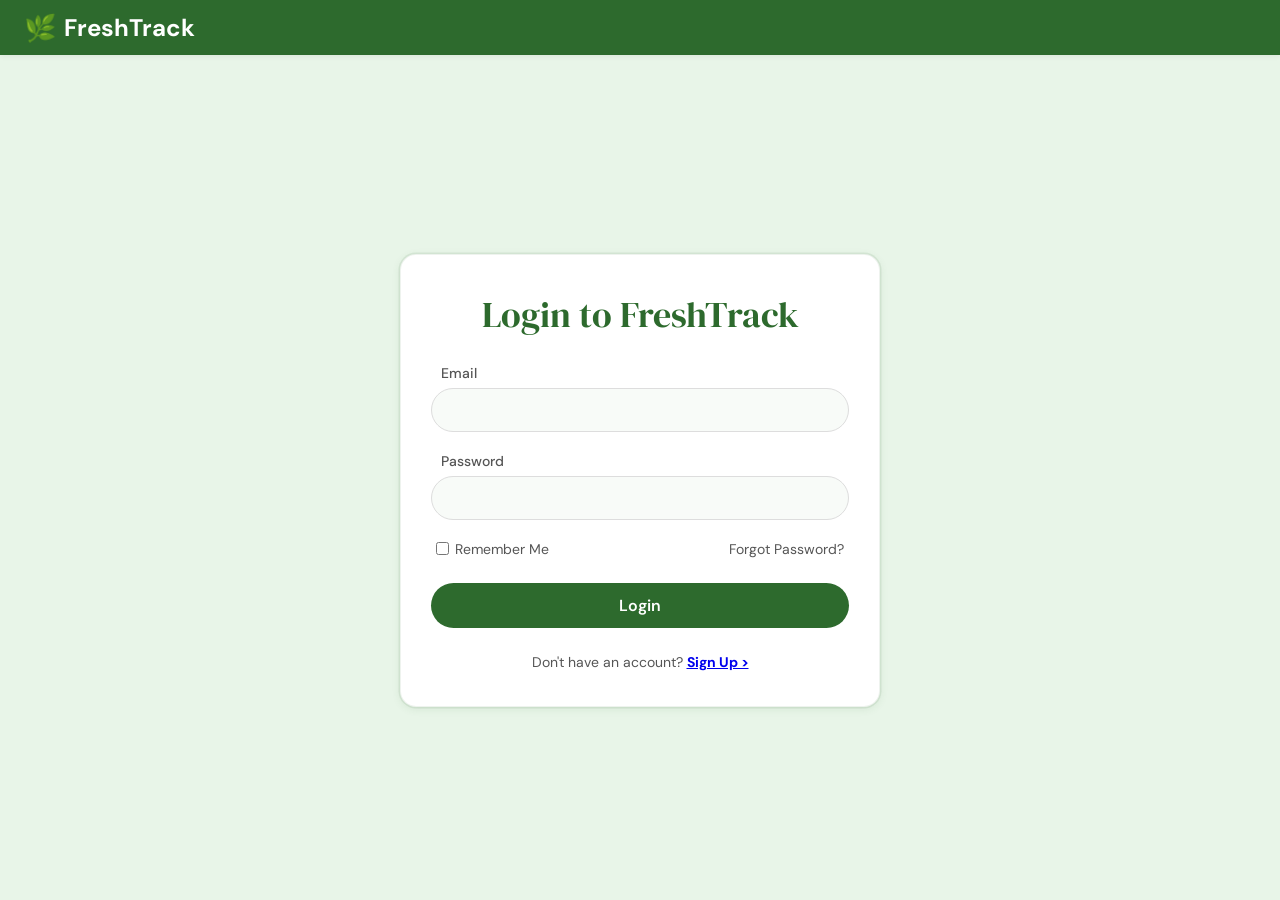
<file: HTML/login.html>
<!DOCTYPE html>
<html lang="id">
<head>
    <meta charset="UTF-8">
    <meta name="viewport" content="width=device-width, initial-scale=1.0">
    <title>FreshTrack - Login</title>
    <link rel="stylesheet" href="style.css">
</head>
<body>

    <header class="app-header">
    <div style="display: flex; align-items: center; gap: 8px;">
        <span style="font-size: 26px; line-height: 1;">🌿</span>
        <span style="font-weight: 700; font-size: 24px; color: white;">FreshTrack</span>
    </div>
</header>

    <div class="auth-wrapper">
        <div class="auth-card">
            <h2 class="auth-title" id="page-title">Login to FreshTrack</h2>
            
            <div id="error-container"></div>

            <form id="login-form" onsubmit="triggerErrorState(event)">
                <div class="form-group">
                    <label for="email">Email</label>
                    <input type="email" id="email" class="form-control" required>
                </div>
                <div class="form-group">
                    <label for="password">Password</label>
                    <input type="password" id="password" class="form-control" required>
                </div>
                
                <div class="form-options">
                    <label class="remember-me">
                        <input type="checkbox"> Remember Me
                    </label>
                    <a href="forgot-password.html" class="forgot-link">Forgot Password?</a>
                </div>
                
                <button type="submit" id="btn-login" class="btn-submit btn-green-active">Login</button>
            </form>
            
            <div class="auth-footer">
                <span class="switch-link">Don't have an account? <a href="register.html"><strong>Sign Up &gt;</strong></a></span>
            </div>
        </div>
    </div>

    <script>
        // Fungsi simulasi untuk mengubah halaman dari Normal ke Error State saat tombol ditekan
        function triggerErrorState(e) {
            e.preventDefault();
            
            // 1. Menambahkan Box Notifikasi Merah di atas form
            const errorContainer = document.getElementById('error-container');
            errorContainer.innerHTML = '<div class="error-box">Invalid email or password!</div>';
            
            // 2. Mengubah warna tombol login utama menjadi abu-abu pasif sesuai mockup gambar 3 & 4
            const loginButton = document.getElementById('btn-login');
            loginButton.className = 'btn-submit btn-grey-passive';
            loginButton.type = 'button'; // Ubah agar tidak submit berulang kali saat demo
            
            // Mengosongkan value form untuk mensimulasikan kegagalan login
            document.getElementById('password').value = '';
        }
    </script>
</body>
</html>
</file>
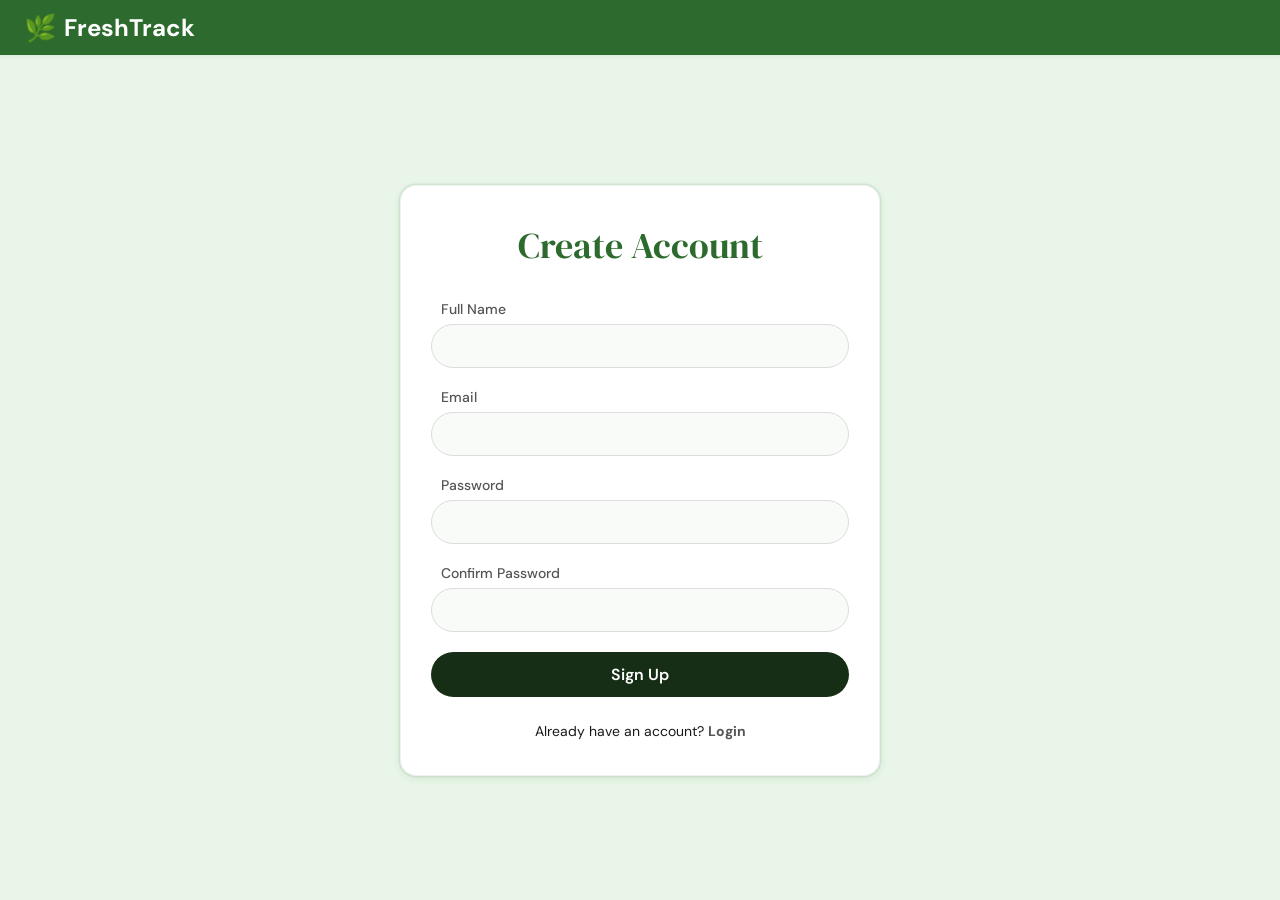
<file: HTML/register.html>
<!DOCTYPE html>
<html lang="id">
<head>
    <meta charset="UTF-8">
    <meta name="viewport" content="width=device-width, initial-scale=1.0">
    <title>FreshTrack - Create Account</title>
    <link rel="stylesheet" href="style.css">
</head>
<body>

    <header class="app-header">
    <div style="display: flex; align-items: center; gap: 8px;">
        <span style="font-size: 26px; line-height: 1;">🌿</span>
        <span style="font-weight: 700; font-size: 24px; color: white;">FreshTrack</span>
    </div>
</header>

    <div class="auth-wrapper">
        <div class="auth-card">
            <h2 class="auth-title" style="font-size: 36px; margin-bottom: 30px;">Create Account</h2>
            
            <form onsubmit="event.preventDefault(); window.location.href='login.html';">
                <div class="form-group">
                    <label for="reg-name">Full Name</label>
                    <input type="text" id="reg-name" class="form-control" required>
                </div>
                <div class="form-group">
                    <label for="reg-email">Email</label>
                    <input type="email" id="reg-email" class="form-control" required>
                </div>
                <div class="form-group">
                    <label for="reg-password">Password</label>
                    <input type="password" id="reg-password" class="form-control" required>
                </div>
                <div class="form-group">
                    <label for="reg-confirm">Confirm Password</label>
                    <input type="password" id="reg-confirm" class="form-control" required>
                </div>
                
                <button type="submit" class="btn-submit btn-dark-active" style="margin-top: 15px; font-size: 16px; padding: 12px;">Sign Up</button>
            </form>
            
            <div class="auth-footer" style="color: var(--text-dark);">
                Already have an account? <a href="login.html" class="switch-link"><strong>Login</strong></a>
            </div>
        </div>
    </div>

</body>
</html>
</file>
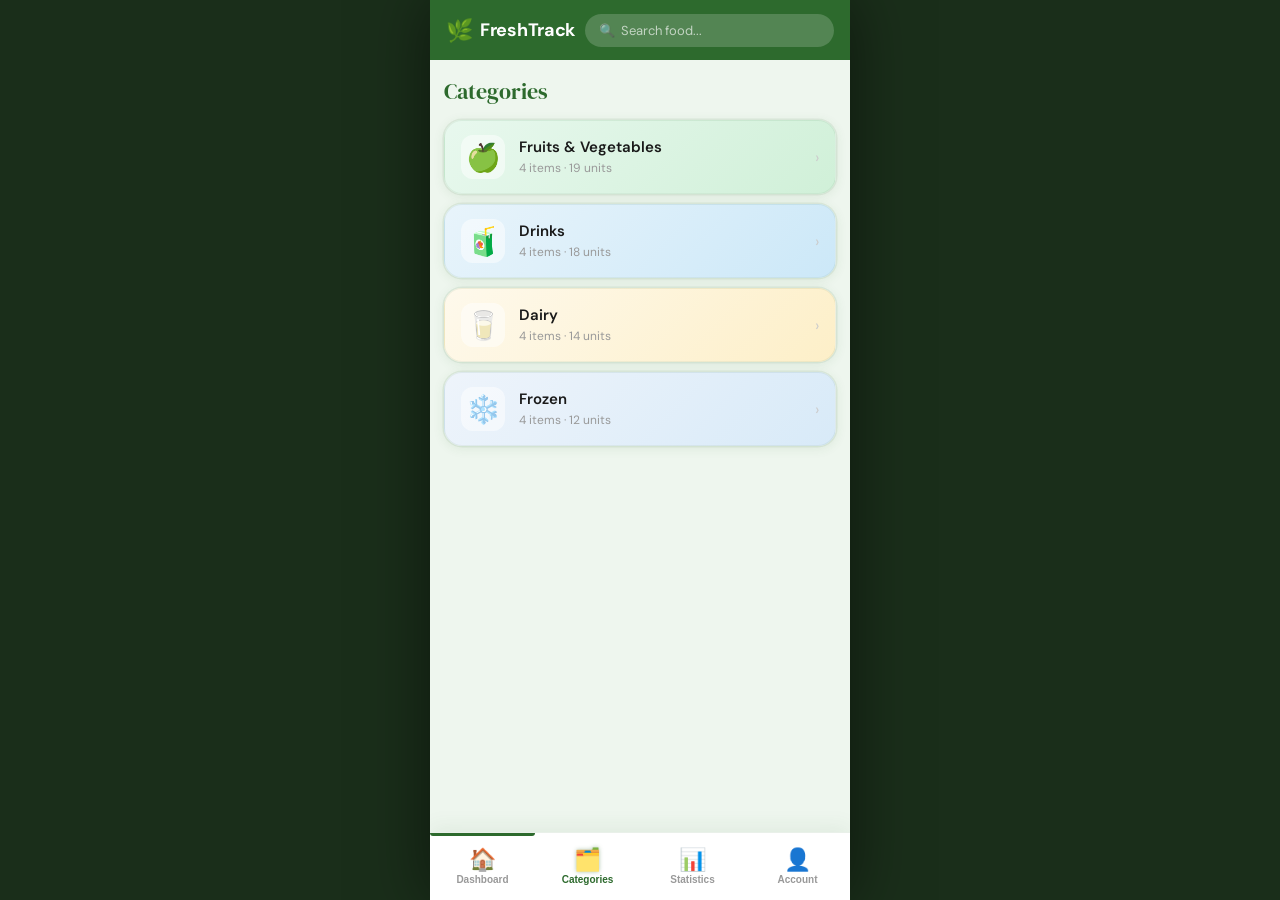
<file: HTML/MAIN UI/categories-mobile.html>
<!DOCTYPE html>
<html lang="en">
<head>
<meta charset="UTF-8"/>
<meta name="viewport" content="width=device-width, initial-scale=1.0, maximum-scale=1.0, user-scalable=no"/>
<title>FreshTrack</title>
<link href="https://fonts.googleapis.com/css2?family=DM+Sans:wght@400;500;600;700&family=DM+Serif+Display&display=swap" rel="stylesheet"/>
<style>
:root {
  --green-dark:  #2d6a2d;
  --green-mid:   #3d8b3d;
  --green-light: #c8e6c8;
  --green-bg:    #eef6ee;
  --white:       #ffffff;
  --text-dark:   #1a1a1a;
  --text-mid:    #555;
  --text-light:  #999;
  --red:         #c0392b;
  --blue:        #2e6e99;
  --radius:      18px;
  --radius-sm:   12px;
  --nav-h:       68px;
  --header-h:    60px;
  --card-shadow: 0 2px 12px rgba(45,106,45,0.10), 0 0 0 1.5px rgba(45,106,45,0.08);
  --card-hover:  0 6px 24px rgba(45,106,45,0.16), 0 0 0 2px rgba(61,139,61,0.18);
}
*{box-sizing:border-box;margin:0;padding:0;-webkit-tap-highlight-color:transparent;}
html,body{width:100%;height:100%;overflow:hidden;background:#1a2e1a;}
body{font-family:'DM Sans',sans-serif;color:var(--text-dark);}

/* ── PHONE SHELL (desktop preview) ── */
.shell{
  width:100%;max-width:420px;height:100vh;max-height:900px;
  margin:0 auto;position:relative;
  background:var(--green-bg);
  display:flex;flex-direction:column;
  overflow:hidden;
  box-shadow:0 0 60px rgba(0,0,0,0.5);
}
@media(max-width:480px){
  html,body{background:var(--green-bg);}
  .shell{max-width:100%;height:100vh;max-height:none;box-shadow:none;}
}

/* ── HEADER ── */
.header{
  background:var(--green-dark);
  height:var(--header-h);
  display:flex;align-items:center;
  padding:0 16px;gap:10px;
  flex-shrink:0;
  position:relative;z-index:10;
}
.header-back{
  background:rgba(255,255,255,0.18);
  border:none;border-radius:50%;
  width:36px;height:36px;
  display:flex;align-items:center;justify-content:center;
  color:#fff;font-size:18px;cursor:pointer;
  flex-shrink:0;
  transition:background 0.15s;
}
.header-back:active{background:rgba(255,255,255,0.3);}
.header-logo{display:flex;align-items:center;gap:7px;flex-shrink:0;}
.header-logo-icon{font-size:22px;}
.header-logo-text{color:#fff;font-weight:700;font-size:18px;letter-spacing:-0.3px;}
.header-title{color:#fff;font-family:'DM Serif Display',serif;font-size:17px;flex:1;}
.header-search{
  flex:1;
  background:rgba(255,255,255,0.18);
  border:none;border-radius:999px;
  padding:8px 14px;
  color:#fff;font-family:'DM Sans',sans-serif;font-size:13px;
  outline:none;
}
.header-search::placeholder{color:rgba(255,255,255,0.65);}
.header-action{
  background:rgba(255,255,255,0.18);
  border:none;border-radius:50%;
  width:36px;height:36px;
  display:flex;align-items:center;justify-content:center;
  color:#fff;font-size:18px;cursor:pointer;
  flex-shrink:0;
}

/* ── SCROLL BODY ── */
.scroll-body{
  flex:1;overflow-y:auto;overflow-x:hidden;
  padding:16px 14px;
  padding-bottom:calc(var(--nav-h) + 16px);
  -webkit-overflow-scrolling:touch;
}
.scroll-body::-webkit-scrollbar{display:none;}

/* ── PAGES ── */
.page{display:none;}
.page.active{display:block;animation:fadeUp 0.22s ease;}
@keyframes fadeUp{from{opacity:0;transform:translateY(8px);}to{opacity:1;transform:none;}}

/* ── SECTION TITLE ── */
.section-title{
  font-family:'DM Serif Display',serif;
  font-size:22px;color:var(--green-dark);
  margin-bottom:14px;
}

/* ── CARD LIST ── */
.card-list{display:flex;flex-direction:column;gap:10px;}
.card-item{
  display:flex;align-items:center;gap:14px;
  background:var(--white);border-radius:var(--radius);
  padding:14px 16px;cursor:pointer;
  box-shadow:var(--card-shadow);
  border:1.5px solid rgba(45,106,45,0.07);
  transition:transform 0.12s,box-shadow 0.15s;
  -webkit-user-select:none;user-select:none;
}
.card-item:active{transform:scale(0.98);box-shadow:var(--card-hover);}
.card-emoji{font-size:28px;flex-shrink:0;width:44px;height:44px;display:flex;align-items:center;justify-content:center;border-radius:12px;}
.card-label{font-size:15px;font-weight:600;line-height:1.3;}
.card-sub{font-size:12px;color:var(--text-light);margin-top:2px;}
.card-arrow{margin-left:auto;color:#ccc;font-size:16px;flex-shrink:0;}

/* ── EXPIRY BADGE ── */
.badge{display:inline-block;font-size:10px;font-weight:700;padding:2px 7px;border-radius:999px;margin-left:5px;vertical-align:middle;}
.badge-urgent{background:#fde8e8;color:#c0392b;}
.badge-warn{background:#fff3cd;color:#856404;}
.badge-ok{background:#d4edda;color:#155724;}

/* ── FOOD DETAIL ── */
.detail-hero{
  background:var(--white);border-radius:var(--radius);
  padding:18px 16px;margin-bottom:12px;
  box-shadow:var(--card-shadow);
  display:flex;align-items:center;gap:14px;
}
.detail-hero-emoji{font-size:48px;line-height:1;}
.detail-hero-name{font-family:'DM Serif Display',serif;font-size:20px;color:var(--green-dark);}
.detail-hero-cat{font-size:13px;color:var(--text-mid);margin-top:3px;}

.form-card{background:var(--white);border-radius:var(--radius);padding:16px;box-shadow:var(--card-shadow);margin-bottom:12px;}
.form-field{margin-bottom:12px;}
.form-label{font-size:12px;font-weight:600;color:var(--text-mid);margin-bottom:5px;display:block;text-transform:uppercase;letter-spacing:0.04em;}
.form-input,.form-select{
  width:100%;padding:12px 14px;
  border-radius:var(--radius-sm);border:1.5px solid #e0e0e0;
  background:#f8fbf8;font-family:'DM Sans',sans-serif;font-size:15px;
  outline:none;transition:border-color 0.15s;appearance:none;
  -webkit-appearance:none;
}
.form-input:focus,.form-select:focus{border-color:var(--green-mid);background:#fff;}
.select-wrap{position:relative;}
.select-wrap::after{content:'▾';position:absolute;right:14px;top:50%;transform:translateY(-50%);pointer-events:none;color:#888;font-size:14px;}
.select-wrap .form-select{padding-right:36px;}
input[type=number]::-webkit-inner-spin-button,
input[type=number]::-webkit-outer-spin-button{-webkit-appearance:none;margin:0;}
input[type=number]{-moz-appearance:textfield;}

.qty-available{
  background:linear-gradient(135deg,#e8f8ee,#d0f0d8);
  border-radius:var(--radius-sm);padding:12px 14px;
  font-size:14px;color:var(--green-dark);font-weight:600;
  margin-bottom:12px;display:flex;align-items:center;gap:8px;
}

/* ── ACTION BUTTONS ── */
.btn-row{display:flex;gap:8px;flex-wrap:wrap;}
.btn{
  flex:1;min-width:80px;padding:13px 10px;
  border-radius:var(--radius-sm);border:none;
  font-family:'DM Sans',sans-serif;font-size:14px;font-weight:700;
  cursor:pointer;transition:opacity 0.15s,transform 0.1s;
  text-align:center;
}
.btn:active{transform:scale(0.96);}
.btn-green{background:var(--green-dark);color:#fff;}
.btn-red{background:var(--red);color:#fff;}
.btn-blue{background:var(--blue);color:#fff;}
.btn-gray{background:#e8e8e8;color:#555;}

.btn-full{width:100%;padding:15px;border-radius:var(--radius-sm);border:none;font-family:'DM Sans',sans-serif;font-size:15px;font-weight:700;cursor:pointer;transition:opacity 0.15s,transform 0.1s;margin-bottom:8px;}
.btn-full:active{transform:scale(0.98);}

/* ── DASHBOARD STAT BLOCKS ── */
.dash-grid{display:grid;grid-template-columns:1fr 1fr;gap:10px;margin-bottom:14px;}
.dash-card{border-radius:var(--radius);padding:16px 14px;color:#fff;font-weight:700;box-shadow:0 4px 16px rgba(0,0,0,0.12);}
.dash-card .ico{font-size:22px;margin-bottom:6px;}
.dash-card .num{font-size:28px;font-family:'DM Serif Display',serif;line-height:1;}
.dash-card .lbl{font-size:11px;opacity:0.88;margin-top:3px;}

/* ── STATS ── */
.stats-grid{display:grid;grid-template-columns:1fr 1fr;gap:10px;margin-bottom:14px;}
.stats-mini{background:var(--white);border-radius:var(--radius);padding:14px;box-shadow:var(--card-shadow);}
.stats-mini .sm-ico{font-size:20px;margin-bottom:4px;}
.stats-mini .sm-val{font-size:26px;font-weight:700;font-family:'DM Serif Display',serif;}
.stats-mini .sm-lbl{font-size:11px;color:var(--text-light);margin-top:2px;}
.chart-card{background:var(--white);border-radius:var(--radius);padding:16px;box-shadow:var(--card-shadow);margin-bottom:12px;}
.chart-card-title{font-size:13px;font-weight:700;color:var(--green-dark);margin-bottom:12px;}
.bar-row{display:flex;align-items:flex-end;gap:10px;height:100px;}
.bar-col{display:flex;flex-direction:column;align-items:center;flex:1;gap:3px;height:100%;justify-content:flex-end;}
.bar-fill{width:100%;border-radius:6px 6px 0 0;min-height:4px;}
.bar-lbl{font-size:10px;color:var(--text-mid);text-align:center;line-height:1.2;}
.bar-val{font-size:11px;font-weight:700;}
.stat-bar-wrap{margin:7px 0;}
.stat-bar-label{display:flex;justify-content:space-between;font-size:12px;margin-bottom:3px;}
.stat-bar-track{background:#eef0ee;border-radius:999px;height:8px;overflow:hidden;}
.stat-bar-fill{height:100%;border-radius:999px;transition:width 0.6s ease;}
.donut-row{display:flex;align-items:center;gap:20px;flex-wrap:wrap;}
.donut-legend{display:flex;flex-direction:column;gap:8px;}
.legend-item{display:flex;align-items:center;gap:8px;font-size:13px;}
.legend-dot{width:11px;height:11px;border-radius:50%;flex-shrink:0;}

/* ── PROFILE ── */
.profile-card{background:var(--white);border-radius:var(--radius);padding:16px;box-shadow:var(--card-shadow);margin-bottom:12px;}
.profile-title{font-size:14px;font-weight:700;color:var(--green-dark);margin-bottom:12px;}
.profile-info-row{display:flex;justify-content:space-between;padding:8px 0;border-bottom:1px solid #f0f0f0;font-size:14px;}
.profile-info-row:last-child{border-bottom:none;}
.profile-info-key{color:var(--text-mid);font-weight:500;}
.profile-info-val{font-weight:600;text-align:right;}

/* ── EMOJI PICKER ── */
.emoji-picker-wrap{position:relative;}
.emoji-display{width:100%;padding:12px 14px;border-radius:var(--radius-sm);border:1.5px solid #e0e0e0;background:#f8fbf8;cursor:pointer;display:flex;align-items:center;gap:10px;font-size:14px;user-select:none;}
.emoji-display .sel-emoji{font-size:24px;}
.emoji-display .sel-arrow{margin-left:auto;color:#888;font-size:12px;}
.emoji-dropdown{display:none;position:absolute;bottom:calc(100% + 6px);left:0;right:0;background:#fff;border:1.5px solid #ddd;border-radius:var(--radius);box-shadow:0 -8px 32px rgba(0,0,0,0.13);z-index:300;max-height:260px;overflow-y:auto;padding:10px;}
.emoji-dropdown.open{display:block;}
.emoji-group-label{font-size:10px;font-weight:700;color:var(--text-light);text-transform:uppercase;letter-spacing:0.06em;margin:7px 0 4px;padding-bottom:3px;border-bottom:1px solid #eee;}
.emoji-group-label:first-child{margin-top:0;}
.emoji-grid{display:grid;grid-template-columns:repeat(auto-fill,minmax(40px,1fr));gap:3px;}
.emoji-btn{font-size:22px;padding:6px 4px;border-radius:8px;border:none;background:none;cursor:pointer;text-align:center;transition:background 0.1s;}
.emoji-btn:active{background:var(--green-light);}

/* ── BOTTOM NAV ── */
.bottom-nav{
  height:var(--nav-h);background:var(--white);
  border-top:1.5px solid rgba(45,106,45,0.1);
  display:flex;align-items:stretch;
  flex-shrink:0;position:relative;z-index:20;
  box-shadow:0 -4px 20px rgba(45,106,45,0.08);
}
.nav-item{
  flex:1;display:flex;flex-direction:column;align-items:center;justify-content:center;
  gap:3px;border:none;background:none;cursor:pointer;
  padding:8px 0;transition:opacity 0.15s;
  -webkit-tap-highlight-color:transparent;
}
.nav-item:active{opacity:0.7;}
.nav-item .n-ico{font-size:22px;line-height:1;}
.nav-item .n-lbl{font-size:10px;font-weight:600;color:var(--text-light);transition:color 0.15s;}
.nav-item.active .n-lbl{color:var(--green-dark);}
.nav-item.active .n-ico{filter:drop-shadow(0 0 2px rgba(45,106,45,0.4));}
.nav-active-bar{
  position:absolute;top:0;height:3px;
  background:var(--green-dark);border-radius:0 0 3px 3px;
  width:25%;transition:left 0.25s cubic-bezier(.4,0,.2,1);
}

/* ── FAB ── */
.fab{
  position:absolute;right:16px;bottom:calc(var(--nav-h) + 14px);
  width:52px;height:52px;border-radius:50%;
  background:var(--green-dark);color:#fff;
  border:none;font-size:26px;cursor:pointer;
  box-shadow:0 4px 20px rgba(45,106,45,0.35);
  display:flex;align-items:center;justify-content:center;
  transition:transform 0.15s,box-shadow 0.15s;
  z-index:15;
}
.fab:active{transform:scale(0.92);box-shadow:0 2px 10px rgba(45,106,45,0.25);}
.fab.hidden{display:none;}

/* ── TOAST ── */
.toast{
  position:absolute;bottom:calc(var(--nav-h) + 12px);left:50%;
  transform:translateX(-50%) translateY(20px);
  background:rgba(30,60,30,0.95);color:#fff;
  padding:10px 22px;border-radius:999px;
  font-size:13px;font-weight:600;
  box-shadow:0 4px 20px rgba(0,0,0,0.18);
  z-index:999;opacity:0;transition:opacity 0.25s,transform 0.25s;
  white-space:nowrap;pointer-events:none;
}
.toast.show{opacity:1;transform:translateX(-50%) translateY(0);}

/* ── EMPTY STATE ── */
.empty{text-align:center;padding:40px 20px;color:var(--text-light);}
.empty .empty-ico{font-size:48px;margin-bottom:12px;}
.empty .empty-txt{font-size:14px;}
</style>
</head>
<body>
<div class="shell">

  <!-- HEADER -->
  <div class="header" id="app-header">
    <div class="header-logo" id="header-logo">
      <span class="header-logo-icon">🌿</span>
      <span class="header-logo-text">FreshTrack</span>
    </div>
    <input class="header-search" id="searchInput" type="text"
      placeholder="🔍  Search food..." oninput="handleSearch(this.value)" />
  </div>

  <!-- SCROLL BODY -->
  <div class="scroll-body" id="scroll-body">

    <!-- CATEGORIES -->
    <div class="page active" id="page-categories">
      <div class="section-title">Categories</div>
      <div class="card-list" id="categories-list"></div>
    </div>

    <!-- FOOD LIST -->
    <div class="page" id="page-foodlist">
      <div class="section-title" id="foodlist-title"></div>
      <div class="card-list" id="foodlist-items"></div>
    </div>

    <!-- FOOD DETAIL -->
    <div class="page" id="page-fooddetail">
      <div class="detail-hero">
        <span id="detail-emoji" style="font-size:48px;line-height:1"></span>
        <div>
          <div id="detail-name" style="font-family:'DM Serif Display',serif;font-size:20px;color:var(--green-dark);"></div>
          <div id="detail-category" style="font-size:13px;color:var(--text-mid);margin-top:3px;"></div>
        </div>
      </div>
      <div class="form-card">
        <div class="qty-available">
          <span>📦</span>
          <span>Available: <strong id="detail-qty"></strong> items</span>
        </div>
        <div class="form-field">
          <label class="form-label">Quantity to Consume / Discard</label>
          <input class="form-input" type="number" id="detail-qty-input" min="1" placeholder="Enter quantity..." />
        </div>
        <div class="form-field">
          <label class="form-label">Expiry Date</label>
          <input class="form-input" type="date" id="detail-expiry-input" />
        </div>
        <div class="btn-row">
          <button class="btn btn-green" onclick="consumeFood()">✓ Consumed</button>
          <button class="btn btn-red"   onclick="discardFood()">🗑 Discard</button>
          <button class="btn btn-blue"  onclick="openEditFood()">✏ Edit</button>
        </div>
      </div>
    </div>

    <!-- ADD FOOD -->
    <div class="page" id="page-addfood">
      <div class="section-title">Add Food</div>
      <div class="form-card">
        <div class="form-field">
          <label class="form-label">Food Name</label>
          <input class="form-input" type="text" id="add-name" placeholder="e.g. Strawberries" />
        </div>
        <div class="form-field">
          <label class="form-label">Category</label>
          <div class="select-wrap">
            <select class="form-select" id="add-category">
              <option value="">Select category...</option>
              <option>Fruits &amp; Vegetables</option>
              <option>Drinks</option>
              <option>Dairy</option>
              <option>Frozen</option>
            </select>
          </div>
        </div>
        <div class="form-field">
          <label class="form-label">Quantity</label>
          <input class="form-input" type="number" id="add-qty" min="1" placeholder="Enter quantity..." />
        </div>
        <div class="form-field">
          <label class="form-label">Expires in (days)</label>
          <input class="form-input" type="number" id="add-expires" min="1" placeholder="e.g. 5" />
        </div>
        <div class="form-field">
          <label class="form-label">Icon</label>
          <div class="emoji-picker-wrap" id="picker-add">
            <div class="emoji-display" onclick="togglePicker('add')">
              <span class="sel-emoji" id="add-icon-display">🍎</span>
              <span style="color:var(--text-mid);font-size:14px;">Choose icon</span>
              <span class="sel-arrow">▲</span>
            </div>
            <div class="emoji-dropdown" id="add-icon-dropdown"></div>
          </div>
          <input type="hidden" id="add-icon" value="🍎" />
        </div>
        <button class="btn-full btn-green" onclick="saveNewFood()">Save Food</button>
        <button class="btn-full btn-gray"  onclick="backToFoodList()">Cancel</button>
      </div>
    </div>

    <!-- EDIT FOOD -->
    <div class="page" id="page-editfood">
      <div class="section-title">Edit Food</div>
      <div class="form-card">
        <div class="form-field">
          <label class="form-label">Food Name</label>
          <input class="form-input" type="text" id="edit-name" />
        </div>
        <div class="form-field">
          <label class="form-label">Category</label>
          <div id="edit-category-display"
            style="padding:12px 14px;border-radius:var(--radius-sm);border:1.5px solid #e0e0e0;background:#f3f7f3;font-size:15px;font-weight:600;color:var(--green-dark);"></div>
          <input type="hidden" id="edit-category" />
        </div>
        <div class="form-field">
          <label class="form-label">Quantity</label>
          <input class="form-input" type="number" id="edit-qty" min="1" placeholder="Enter quantity..." />
        </div>
        <div class="form-field">
          <label class="form-label">Expires in (days)</label>
          <input class="form-input" type="number" id="edit-expires" min="1" placeholder="e.g. 5" />
        </div>
        <div class="form-field">
          <label class="form-label">Icon</label>
          <div class="emoji-picker-wrap" id="picker-edit">
            <div class="emoji-display" onclick="togglePicker('edit')">
              <span class="sel-emoji" id="edit-icon-display">🍎</span>
              <span style="color:var(--text-mid);font-size:14px;">Choose icon</span>
              <span class="sel-arrow">▲</span>
            </div>
            <div class="emoji-dropdown" id="edit-icon-dropdown"></div>
          </div>
          <input type="hidden" id="edit-icon" value="🍎" />
        </div>
        <button class="btn-full btn-green" onclick="saveEditFood()">Save Changes</button>
        <button class="btn-full btn-gray"  onclick="navigate('fooddetail')">Cancel</button>
      </div>
    </div>

    <!-- DASHBOARD -->
    <div class="page" id="page-dashboard">
      <div class="section-title">Dashboard</div>
      <div id="dashboard-content"></div>
    </div>

    <!-- STATISTICS -->
    <div class="page" id="page-statistics">
      <div class="section-title">Statistics</div>
      <div id="statistics-content"></div>
    </div>

    <!-- ACCOUNT -->
    <div class="page" id="page-account">
      <div class="section-title">Account</div>
      <div class="profile-card">
        <div class="profile-title">👤 Profile Information</div>
        <div class="profile-info-row"><span class="profile-info-key">Name</span><span class="profile-info-val" id="acc-name">Revana Alshea</span></div>
        <div class="profile-info-row"><span class="profile-info-key">Email</span><span class="profile-info-val" id="acc-email">revanaalshea@gmail.com</span></div>
        <div class="profile-info-row"><span class="profile-info-key">Role</span><span class="profile-info-val">User</span></div>
        <button class="btn-full btn-green" style="margin-top:14px;" onclick="navigate('editprofile')">Edit Profile</button>
      </div>
      <div class="profile-card">
        <div class="profile-title">📈 Activity Summary</div>
        <div id="acc-summary"></div>
        <button class="btn-full btn-red" style="margin-top:14px;background:#8b2020;" onclick="showToast('Logged out!')">Logout</button>
      </div>
    </div>

    <!-- EDIT PROFILE -->
    <div class="page" id="page-editprofile">
      <div class="section-title">Edit Profile</div>
      <div class="form-card">
        <div class="form-field">
          <label class="form-label">Name</label>
          <input class="form-input" type="text" id="ep-name" value="Revana Alshea" />
        </div>
        <div class="form-field">
          <label class="form-label">Email</label>
          <input class="form-input" type="email" id="ep-email" value="revanaalshea@gmail.com" />
        </div>
        <div class="form-field">
          <label class="form-label">Phone Number</label>
          <input class="form-input" type="tel" id="ep-phone" value="0812-5635-2873" />
        </div>
        <button class="btn-full btn-green" onclick="saveProfile()">Save</button>
        <button class="btn-full btn-gray"  onclick="navigate('account')">Cancel</button>
      </div>
    </div>

  </div><!-- /scroll-body -->

  <!-- FAB (+ Add Food) -->
  <button class="fab hidden" id="fab" onclick="openAddFood()">+</button>

  <!-- BOTTOM NAV -->
  <nav class="bottom-nav">
    <div class="nav-active-bar" id="nav-bar"></div>
    <button class="nav-item" id="nav-dashboard"   onclick="navigate('dashboard')">
      <span class="n-ico">🏠</span><span class="n-lbl">Dashboard</span>
    </button>
    <button class="nav-item active" id="nav-categories" onclick="navigate('categories')">
      <span class="n-ico">🗂️</span><span class="n-lbl">Categories</span>
    </button>
    <button class="nav-item" id="nav-statistics"  onclick="navigate('statistics')">
      <span class="n-ico">📊</span><span class="n-lbl">Statistics</span>
    </button>
    <button class="nav-item" id="nav-account"     onclick="navigate('account')">
      <span class="n-ico">👤</span><span class="n-lbl">Account</span>
    </button>
  </nav>

  <div class="toast" id="toast"></div>
</div><!-- /shell -->

<script>
// ── STATE ──
const state = {
  currentPage:'categories', currentCategory:null, currentFoodId:null,
  consumed:0, discarded:0, totalAdded:0, nextId:17,
  profile:{ name:'Revana Alshea', email:'revanaalshea@gmail.com' },
  foods:[
    {id:1, name:'Apples',        emoji:'🍎', category:'Fruits & Vegetables', qty:5, expires:3},
    {id:2, name:'Bananas',       emoji:'🍌', category:'Fruits & Vegetables', qty:4, expires:3},
    {id:3, name:'Carrot',        emoji:'🥕', category:'Fruits & Vegetables', qty:6, expires:4},
    {id:4, name:'Tomato',        emoji:'🍅', category:'Fruits & Vegetables', qty:4, expires:4},
    {id:5, name:'Avocado Juice', emoji:'🥑', category:'Drinks',              qty:4, expires:4},
    {id:6, name:'Lemonade',      emoji:'🍋', category:'Drinks',              qty:3, expires:3},
    {id:7, name:'Fresh Coffee',  emoji:'☕', category:'Drinks',              qty:6, expires:2},
    {id:8, name:'Milkshake',     emoji:'🥤', category:'Drinks',              qty:5, expires:4},
    {id:9, name:'Milk',          emoji:'🥛', category:'Dairy',               qty:4, expires:4},
    {id:10,name:'Cheese',        emoji:'🧀', category:'Dairy',               qty:3, expires:3},
    {id:11,name:'Yogurt',        emoji:'🫙', category:'Dairy',               qty:2, expires:1},
    {id:12,name:'Ice Cream',     emoji:'🍦', category:'Dairy',               qty:5, expires:4},
    {id:13,name:'Frozen Pizza',  emoji:'🍕', category:'Frozen',              qty:2, expires:4},
    {id:14,name:'Frozen Nuggets',emoji:'🍱', category:'Frozen',              qty:3, expires:6},
    {id:15,name:'Frozen Peas',   emoji:'🫛', category:'Frozen',              qty:5, expires:5},
    {id:16,name:'Frozen Chicken',emoji:'🍗', category:'Frozen',              qty:2, expires:2},
  ]
};
state.totalAdded = state.foods.reduce((s,f)=>s+f.qty,0);

const CATEGORIES = [
  {name:'Fruits & Vegetables', emoji:'🍏', color:'#e8f8ee', bg:'linear-gradient(135deg,#e8f8ee,#d0f0d8)'},
  {name:'Drinks',              emoji:'🧃', color:'#e8f4fb', bg:'linear-gradient(135deg,#e8f4fb,#cce8f8)'},
  {name:'Dairy',               emoji:'🥛', color:'#fef9ec', bg:'linear-gradient(135deg,#fef9ec,#fdefc8)'},
  {name:'Frozen',              emoji:'❄️',  color:'#eef4fb', bg:'linear-gradient(135deg,#eef4fb,#d8eaf8)'},
];

// nav index map
const NAV_ORDER = ['dashboard','categories','statistics','account'];

function navigate(page) {
  document.querySelectorAll('.page').forEach(p=>p.classList.remove('active'));
  document.getElementById('page-'+page).classList.add('active');
  state.currentPage = page;
  document.getElementById('scroll-body').scrollTop = 0;

  // update header
  const inCat = ['foodlist','fooddetail','addfood','editfood'].includes(page);
  const inInner = inCat || page==='editprofile';
  const logo = document.getElementById('header-logo');
  const search = document.getElementById('searchInput');
  const backId = 'header-back-btn';
  let existing = document.getElementById(backId);
  if(inInner){
    search.style.display='none';
    if(!existing){
      const b = document.createElement('button');
      b.className='header-back'; b.id=backId; b.innerHTML='←';
      b.onclick = ()=>{
        if(['fooddetail','addfood'].includes(state.currentPage)) backToFoodList();
        else if(state.currentPage==='editfood') navigate('fooddetail');
        else if(state.currentPage==='editprofile') navigate('account');
        else if(state.currentPage==='foodlist') navigate('categories');
        else navigate('categories');
      };
      logo.before(b);
    }
    const titleEl = document.querySelector('.header-title') || (() => {
      const t=document.createElement('div'); t.className='header-title'; logo.after(t); return t;
    })();
    logo.style.display='none';
    const titles={foodlist:state.currentCategory||'',fooddetail:'',addfood:'Add Food',editfood:'Edit Food',editprofile:'Edit Profile'};
    titleEl.textContent = titles[page]||'';
    titleEl.style.display='block';
  } else {
    search.style.display='';
    logo.style.display='flex';
    if(existing) existing.remove();
    const titleEl=document.querySelector('.header-title');
    if(titleEl) titleEl.style.display='none';
  }

  // bottom nav active
  const mainPage = inCat?'categories': page==='editprofile'?'account':page;
  NAV_ORDER.forEach((n,i)=>{
    const btn=document.getElementById('nav-'+n);
    const isActive=n===mainPage;
    if(btn){btn.classList.toggle('active',isActive);
      if(isActive) document.getElementById('nav-bar').style.left=(i*25)+'%';
    }
  });

  // FAB visibility
  document.getElementById('fab').classList.toggle('hidden', page!=='foodlist');

  if(page==='categories')  renderCategories();
  if(page==='foodlist')    renderFoodList();
  if(page==='dashboard')   renderDashboard();
  if(page==='statistics')  renderStats();
  if(page==='account')     renderAccount();
}

function backToFoodList(){ navigate('foodlist'); }

// ── CATEGORIES ──
function renderCategories(){
  const el=document.getElementById('categories-list');
  el.innerHTML=CATEGORIES.map(cat=>{
    const foods=state.foods.filter(f=>f.category===cat.name);
    const total=foods.reduce((s,f)=>s+f.qty,0);
    return `<div class="card-item" onclick="openCategory('${cat.name}')" style="background:${cat.bg};">
      <div class="card-emoji" style="background:rgba(255,255,255,0.5)">${cat.emoji}</div>
      <div style="flex:1">
        <div class="card-label">${cat.name}</div>
        <div class="card-sub">${foods.length} items · ${total} units</div>
      </div>
      <span class="card-arrow">›</span>
    </div>`;
  }).join('');
}

// ── FOOD LIST ──
function openCategory(catName){ state.currentCategory=catName; navigate('foodlist'); }

function renderFoodList(){
  const cat=state.currentCategory;
  const catInfo=CATEGORIES.find(c=>c.name===cat);
  const foods=state.foods.filter(f=>f.category===cat&&f.qty>0);
  document.getElementById('foodlist-title').textContent=cat;
  // update header title
  const t=document.querySelector('.header-title');
  if(t) t.textContent=cat;
  const el=document.getElementById('foodlist-items');
  if(!foods.length){
    el.innerHTML=`<div class="empty"><div class="empty-ico">🥬</div><div class="empty-txt">No items yet!<br>Tap + to add food.</div></div>`;
    return;
  }
  const bg=catInfo?catInfo.bg:'#fff';
  el.innerHTML=foods.map(f=>`
    <div class="card-item" onclick="openFoodDetail(${f.id})" style="background:${bg}">
      <div class="card-emoji" style="background:rgba(255,255,255,0.5)">${f.emoji}</div>
      <div style="flex:1">
        <div class="card-label">${f.name} ${badge(f.expires)}</div>
        <div class="card-sub">Count: ${f.qty} · Expires in ${f.expires}d</div>
      </div>
      <span class="card-arrow">›</span>
    </div>`).join('');
}

function badge(d){
  if(d<=1) return `<span class="badge badge-urgent">${d}d</span>`;
  if(d<=3) return `<span class="badge badge-warn">${d}d</span>`;
  return `<span class="badge badge-ok">${d}d</span>`;
}

// ── FOOD DETAIL ──
function openFoodDetail(id){ state.currentFoodId=id; navigate('fooddetail'); renderFoodDetail(); }

function renderFoodDetail(){
  const f=state.foods.find(f=>f.id===state.currentFoodId); if(!f) return;
  document.getElementById('detail-emoji').textContent=f.emoji;
  document.getElementById('detail-name').textContent=f.name;
  document.getElementById('detail-category').textContent='Category: '+f.category;
  document.getElementById('detail-qty').textContent=f.qty;
  document.getElementById('detail-qty-input').value='';
  const d=new Date(); d.setDate(d.getDate()+f.expires);
  document.getElementById('detail-expiry-input').value=d.toISOString().split('T')[0];
  const t=document.querySelector('.header-title');
  if(t) t.textContent=f.name;
}

function consumeFood(){
  const f=state.foods.find(f=>f.id===state.currentFoodId);
  const n=parseInt(document.getElementById('detail-qty-input').value);
  if(!n||n<1){showToast('Enter a quantity first!');return;}
  if(n>f.qty){showToast('Only '+f.qty+' available!');return;}
  f.qty-=n; state.consumed+=n;
  showToast('✓ Consumed '+n+' × '+f.name);
  if(f.qty===0){setTimeout(()=>backToFoodList(),1200);return;}
  renderFoodDetail();
}

function discardFood(){
  const f=state.foods.find(f=>f.id===state.currentFoodId);
  const n=parseInt(document.getElementById('detail-qty-input').value);
  if(!n||n<1){showToast('Enter a quantity first!');return;}
  if(n>f.qty){showToast('Only '+f.qty+' available!');return;}
  f.qty-=n; state.discarded+=n;
  showToast('🗑 Discarded '+n+' × '+f.name);
  if(f.qty===0){setTimeout(()=>backToFoodList(),1200);return;}
  renderFoodDetail();
}

// ── EDIT FOOD ──
function openEditFood(){
  const f=state.foods.find(f=>f.id===state.currentFoodId);
  document.getElementById('edit-name').value=f.name;
  document.getElementById('edit-category').value=f.category;
  document.getElementById('edit-category-display').textContent=f.category;
  document.getElementById('edit-qty').value=f.qty;
  document.getElementById('edit-expires').value=f.expires;
  document.getElementById('edit-icon').value=f.emoji;
  document.getElementById('edit-icon-display').textContent=f.emoji;
  navigate('editfood');
}
function saveEditFood(){
  const f=state.foods.find(f=>f.id===state.currentFoodId);
  f.name=document.getElementById('edit-name').value.trim()||f.name;
  f.category=document.getElementById('edit-category').value;
  f.qty=parseInt(document.getElementById('edit-qty').value)||f.qty;
  f.expires=parseInt(document.getElementById('edit-expires').value)||f.expires;
  f.emoji=document.getElementById('edit-icon').value;
  state.currentCategory=f.category;
  showToast('✓ Changes saved!'); navigate('fooddetail'); renderFoodDetail();
}

// ── ADD FOOD ──
function openAddFood(){
  document.getElementById('add-name').value='';
  document.getElementById('add-category').value=state.currentCategory||'';
  document.getElementById('add-qty').value='';
  document.getElementById('add-expires').value='';
  document.getElementById('add-icon').value='🍎';
  document.getElementById('add-icon-display').textContent='🍎';
  navigate('addfood');
}
function saveNewFood(){
  const name=document.getElementById('add-name').value.trim();
  const cat=document.getElementById('add-category').value;
  const qty=parseInt(document.getElementById('add-qty').value);
  const expires=parseInt(document.getElementById('add-expires').value);
  const emoji=document.getElementById('add-icon').value;
  if(!name||!cat||!qty||!expires){showToast('Please fill all fields!');return;}
  state.foods.push({id:state.nextId++,name,emoji,category:cat,qty,expires});
  state.totalAdded+=qty; state.currentCategory=cat;
  showToast('✓ '+name+' added!'); navigate('foodlist');
}

// ── DASHBOARD ──
function renderDashboard(){
  const total=state.foods.filter(f=>f.qty>0).reduce((s,f)=>s+f.qty,0);
  const urgent=state.foods.filter(f=>f.expires<=2&&f.qty>0);
  const el=document.getElementById('dashboard-content');
  el.innerHTML=`
    <div class="dash-grid">
      <div class="dash-card" style="background:linear-gradient(135deg,#2d7a3e,#52b86a)">
        <div class="ico">📦</div><div class="num">${total}</div><div class="lbl">In Stock</div>
      </div>
      <div class="dash-card" style="background:linear-gradient(135deg,#4a7c3f,#85c66b)">
        <div class="ico">🍽️</div><div class="num">${state.consumed}</div><div class="lbl">Consumed</div>
      </div>
      <div class="dash-card" style="background:linear-gradient(135deg,#b03a2e,#e05c4e)">
        <div class="ico">🗑️</div><div class="num">${state.discarded}</div><div class="lbl">Discarded</div>
      </div>
      <div class="dash-card" style="background:linear-gradient(135deg,#1e6299,#3a9bd5)">
        <div class="ico">⏰</div><div class="num">${urgent.length}</div><div class="lbl">Expiring Soon</div>
      </div>
    </div>
    ${urgent.length>0?`
    <div style="background:#fff8f8;border-radius:var(--radius);padding:14px 16px;border:1.5px solid #f5c6c6;margin-bottom:12px;">
      <div style="font-size:13px;font-weight:700;color:#c0392b;margin-bottom:10px;">⚠️ Expiring in ≤ 2 days</div>
      <div class="card-list">
        ${urgent.map(f=>`<div class="card-item" onclick="state.currentCategory='${f.category}';openFoodDetail(${f.id})" style="background:#fff">
          <div class="card-emoji" style="background:#fde8e8">${f.emoji}</div>
          <div style="flex:1"><div class="card-label">${f.name} <span style="font-weight:400;font-size:12px;color:#aaa">× ${f.qty}</span></div>
          <div class="card-sub" style="color:#c0392b">Expires in ${f.expires} day${f.expires!==1?'s':''}</div></div>
          <span class="card-arrow">›</span></div>`).join('')}
      </div>
    </div>`:`<div style="background:#f0fbf4;border-radius:var(--radius);padding:14px 16px;border:1.5px solid #b7e4c7;font-size:14px;font-weight:600;color:var(--green-dark)">✅ All food is fresh!</div>`}
  `;
}

// ── STATISTICS ──
function renderStats(){
  const foods=state.foods.filter(f=>f.qty>0);
  const totalQty=foods.reduce((s,f)=>s+f.qty,0);
  const totalAll=totalQty+state.consumed+state.discarded;
  const waste=totalAll>0?Math.round((state.discarded/totalAll)*100):0;
  const catColors=['#3cb371','#5bb8c4','#f0a64e','#7b7dd1'];
  const catData=CATEGORIES.map((cat,i)=>({name:cat.name,emoji:cat.emoji,qty:foods.filter(f=>f.category===cat.name).reduce((s,f)=>s+f.qty,0),color:catColors[i]}));
  const maxQty=Math.max(...catData.map(c=>c.qty),1);
  const el=document.getElementById('statistics-content');
  el.innerHTML=`
    <div class="stats-grid">
      <div class="stats-mini"><div class="sm-ico">📦</div><div class="sm-val" style="color:var(--green-dark)">${totalQty}</div><div class="sm-lbl">Current Stock</div></div>
      <div class="stats-mini"><div class="sm-ico">🍽️</div><div class="sm-val" style="color:#3cb371">${state.consumed}</div><div class="sm-lbl">Consumed</div></div>
      <div class="stats-mini"><div class="sm-ico">🗑️</div><div class="sm-val" style="color:#e05c4e">${state.discarded}</div><div class="sm-lbl">Discarded</div></div>
      <div class="stats-mini"><div class="sm-ico">♻️</div><div class="sm-val" style="color:${waste>20?'#c0392b':'#3cb371'}">${waste}%</div><div class="sm-lbl">Waste Rate</div></div>
    </div>
    <div class="chart-card">
      <div class="chart-card-title">📊 Stock by Category</div>
      <div class="bar-row">
        ${catData.map(c=>`<div class="bar-col">
          <div class="bar-val">${c.qty}</div>
          <div class="bar-fill" style="background:${c.color};height:${Math.round((c.qty/maxQty)*80)}px"></div>
          <div class="bar-lbl">${c.emoji}</div>
        </div>`).join('')}
      </div>
    </div>
    <div class="chart-card">
      <div class="chart-card-title">🥧 Usage Breakdown</div>
      <div class="donut-row">
        <svg width="110" height="110" viewBox="0 0 42 42" style="flex-shrink:0">${donutSegs(totalQty,state.consumed,state.discarded)}</svg>
        <div class="donut-legend">
          <div class="legend-item"><div class="legend-dot" style="background:#3cb371"></div><span>In Stock <strong>${totalQty}</strong></span></div>
          <div class="legend-item"><div class="legend-dot" style="background:#5bb8c4"></div><span>Consumed <strong>${state.consumed}</strong></span></div>
          <div class="legend-item"><div class="legend-dot" style="background:#e05c4e"></div><span>Discarded <strong>${state.discarded}</strong></span></div>
        </div>
      </div>
    </div>
    <div class="chart-card">
      <div class="chart-card-title">⏳ Expiry Risk</div>
      ${[{l:'Expires today/tomorrow',d:1,c:'#e05c4e'},{l:'Expires in 2–3 days',d:3,c:'#f0a64e'},{l:'Expires in 4+ days',d:99,c:'#3cb371'}].map(r=>{
        const n=r.d===1?foods.filter(f=>f.expires<=1).reduce((s,f)=>s+f.qty,0):r.d===3?foods.filter(f=>f.expires>=2&&f.expires<=3).reduce((s,f)=>s+f.qty,0):foods.filter(f=>f.expires>=4).reduce((s,f)=>s+f.qty,0);
        const p=totalQty>0?Math.round((n/totalQty)*100):0;
        return `<div class="stat-bar-wrap"><div class="stat-bar-label"><span style="color:${r.c};font-weight:600;font-size:12px">${r.l}</span><span>${n} (${p}%)</span></div><div class="stat-bar-track"><div class="stat-bar-fill" style="width:${p}%;background:${r.c}"></div></div></div>`;
      }).join('')}
    </div>`;
}

function donutSegs(s,c,d){
  const total=s+c+d; if(!total) return `<circle cx="21" cy="21" r="15.9" fill="none" stroke="#eee" stroke-width="6"/>`;
  const cols=['#3cb371','#5bb8c4','#e05c4e'],vals=[s,c,d],r=15.9,circ=2*Math.PI*r;
  let off=0;
  return vals.map((v,i)=>{const dash=circ*v/total;const g=`<circle cx="21" cy="21" r="${r}" fill="none" stroke="${cols[i]}" stroke-width="6" stroke-dasharray="${dash} ${circ-dash}" stroke-dashoffset="${-off}" transform="rotate(-90 21 21)"/>`;off+=dash;return g;}).join('')+`<text x="21" y="24" text-anchor="middle" font-size="7" font-family="DM Sans" fill="#333" font-weight="700">${total}</text>`;
}

// ── ACCOUNT ──
function renderAccount(){
  document.getElementById('acc-name').textContent=state.profile.name;
  document.getElementById('acc-email').textContent=state.profile.email;
  const base=state.totalAdded||1;
  document.getElementById('acc-summary').innerHTML=`
    <div class="stat-bar-wrap"><div class="stat-bar-label"><span>Total Added</span><span><strong>${state.totalAdded}</strong></span></div><div class="stat-bar-track"><div class="stat-bar-fill" style="width:100%;background:#3cb371"></div></div></div>
    <div class="stat-bar-wrap"><div class="stat-bar-label"><span>Consumed</span><span><strong>${state.consumed}</strong></span></div><div class="stat-bar-track"><div class="stat-bar-fill" style="width:${Math.round(state.consumed/base*100)}%;background:#5bb8c4"></div></div></div>
    <div class="stat-bar-wrap"><div class="stat-bar-label"><span>Discarded</span><span><strong>${state.discarded}</strong></span></div><div class="stat-bar-track"><div class="stat-bar-fill" style="width:${Math.round(state.discarded/base*100)}%;background:#e05c4e"></div></div></div>`;
}
function saveProfile(){
  state.profile.name=document.getElementById('ep-name').value.trim()||state.profile.name;
  state.profile.email=document.getElementById('ep-email').value.trim()||state.profile.email;
  showToast('✓ Profile updated!'); navigate('account');
}

// ── SEARCH ──
function handleSearch(q){
  const v=q.trim(); if(!v) return;
  const f=state.foods.find(f=>f.name.toLowerCase().includes(v.toLowerCase())&&f.qty>0);
  if(!f){showToast('No items found.');return;}
  state.currentCategory=f.category; openFoodDetail(f.id);
  document.getElementById('searchInput').value='';
}

// ── TOAST ──
function showToast(msg){
  const t=document.getElementById('toast');
  t.textContent=msg; t.classList.add('show');
  clearTimeout(t._t); t._t=setTimeout(()=>t.classList.remove('show'),2200);
}

// ── EMOJI PICKER ──
const EMOJI_GROUPS=[
  {label:'🍎 Fruits',        emojis:['🍎','🍏','🍊','🍋','🍌','🍍','🥭','🍑','🍒','🍓','🫐','🥝','🍇','🍉','🍈','🍐','🫒','🥥','🍅','🍆','🥑']},
  {label:'🥦 Vegetables',    emojis:['🥕','🥦','🥬','🥒','🌽','🫑','🫛','🧄','🧅','🥔','🍠','🌶️','🫘','🥜','🌿']},
  {label:'🍖 Meat & Seafood',emojis:['🍗','🍖','🥩','🐟','🦐','🦞','🦀','🦑','🥚','🥓','🍔','🌭','🍳']},
  {label:'🥛 Dairy',         emojis:['🥛','🧀','🍦','🍧','🍨','🍰','🧁','🫙','🧈','🥞','🍮']},
  {label:'🍞 Grains',        emojis:['🍞','🥐','🥖','🫓','🥨','🌮','🌯','🍝','🍜','🍲','🍛','🥟','🍱','🍣']},
  {label:'🍰 Sweets',        emojis:['🍫','🍬','🍭','🍯','🍩','🍪','🍿','🥧','🍡','🧁']},
  {label:'☕ Drinks',        emojis:['☕','🍵','🧋','🥤','🧃','🍶','🍺','🍷','🍹','💧','🫖','🧊']},
  {label:'🧊 Frozen',        emojis:['❄️','🧊','🍕','🍗','🫛','🍦','🍧','🥟']},
];
function buildEmojiDropdown(id){
  const dd=document.getElementById(id+'-icon-dropdown');
  if(dd.dataset.built) return; dd.dataset.built='1';
  dd.innerHTML=EMOJI_GROUPS.map(g=>`<div class="emoji-group-label">${g.label}</div><div class="emoji-grid">${g.emojis.map(e=>`<button type="button" class="emoji-btn" onclick="selectEmoji('${id}','${e}')">${e}</button>`).join('')}</div>`).join('');
}
function togglePicker(id){
  buildEmojiDropdown(id);
  const dd=document.getElementById(id+'-icon-dropdown');
  const open=dd.classList.contains('open');
  document.querySelectorAll('.emoji-dropdown').forEach(d=>d.classList.remove('open'));
  if(!open) dd.classList.add('open');
}
function selectEmoji(id,e){
  document.getElementById(id+'-icon').value=e;
  document.getElementById(id+'-icon-display').textContent=e;
  document.getElementById(id+'-icon-dropdown').classList.remove('open');
}
document.addEventListener('click',e=>{
  if(!e.target.closest('.emoji-picker-wrap')) document.querySelectorAll('.emoji-dropdown').forEach(d=>d.classList.remove('open'));
});

// ── INIT ──
renderCategories();
</script>
</body>
</html>
</file>
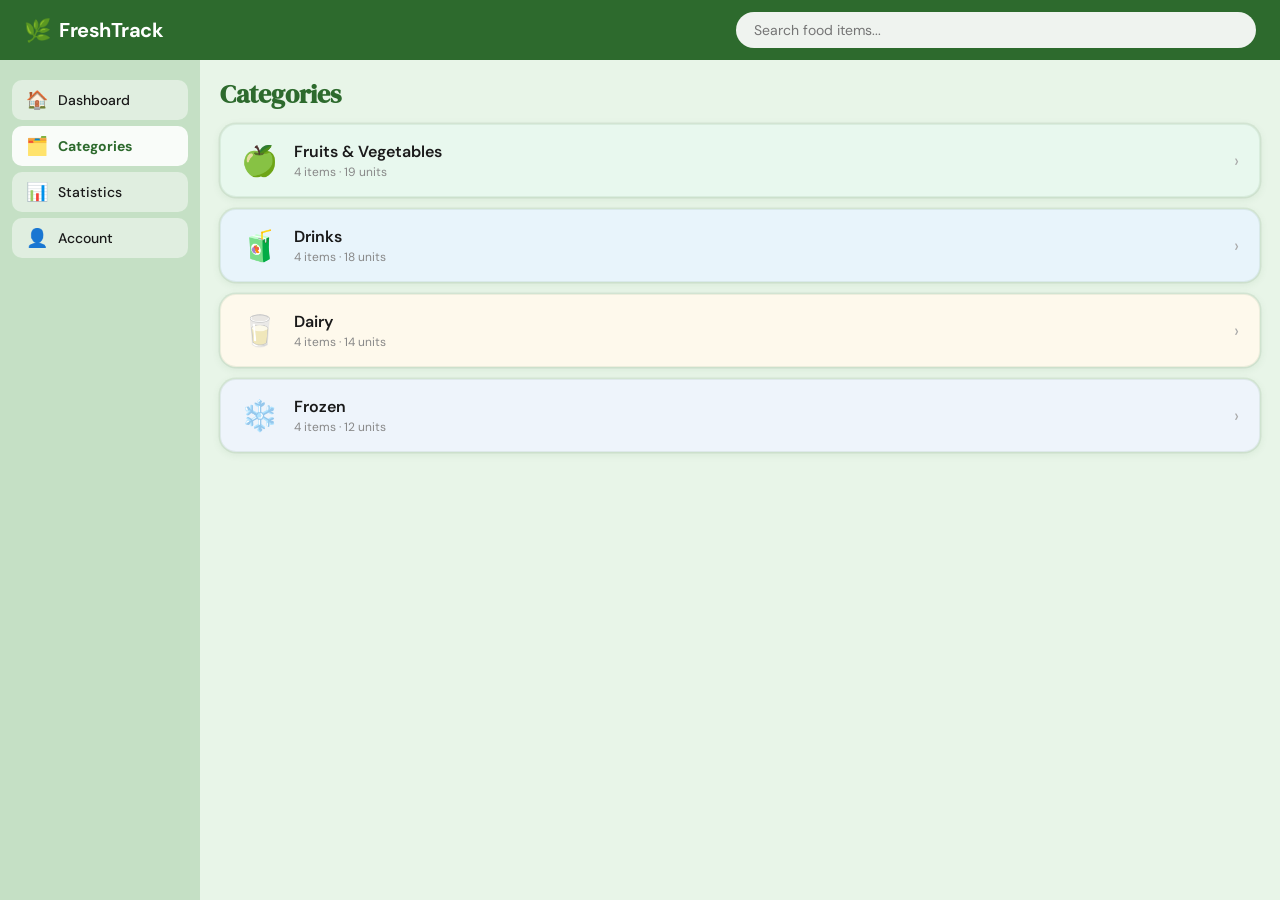
<file: HTML/MAIN UI/categories.html>
<!DOCTYPE html>
<html lang="en">
<head>
  <meta charset="UTF-8" />
  <meta name="viewport" content="width=device-width, initial-scale=1.0" />
  <title>FreshTrack</title>
  <link href="https://fonts.googleapis.com/css2?family=DM+Sans:wght@400;500;600;700&family=DM+Serif+Display&display=swap" rel="stylesheet" />
  <link rel="stylesheet" href="style.css" />
</head>
<body>
<div class="app">

  <div class="topbar">
    <div class="logo">
      <span class="logo-icon">🌿</span>
      <span class="logo-text">FreshTrack</span>
    </div>
    <div class="search-wrap">
      <input class="search-input" type="text" placeholder="Search food items..." id="searchInput" oninput="handleSearch(this.value)">
    </div>
  </div>

  <div class="body">
    <nav class="sidebar">
      <button class="nav-btn" id="nav-dashboard" onclick="navigate('dashboard')"><span class="nav-icon">🏠</span> Dashboard</button>
      <button class="nav-btn active" id="nav-categories" onclick="navigate('categories')"><span class="nav-icon">🗂️</span> Categories</button>
      <button class="nav-btn" id="nav-statistics" onclick="navigate('statistics')"><span class="nav-icon">📊</span> Statistics</button>
      <button class="nav-btn" id="nav-account" onclick="navigate('account')"><span class="nav-icon">👤</span> Account</button>
    </nav>

    <main class="main">

      <!-- CATEGORIES -->
      <div class="page active" id="page-categories">
        <h1 class="page-title">Categories</h1>
        <div class="card-list" id="categories-list"></div>
      </div>

      <!-- FOOD LIST -->
      <div class="page" id="page-foodlist">
        <button class="back-btn" onclick="navigate('categories')">← Back</button>
        <div class="page-header">
          <h1 class="page-title" id="foodlist-title" style="margin-bottom:0"></h1>
          <button class="btn-add" onclick="openAddFood()">+ Add Food</button>
        </div>
        <div class="card-list" id="foodlist-items"></div>
      </div>

      <!-- FOOD DETAIL -->
      <div class="page" id="page-fooddetail">
        <button class="back-btn" onclick="backToFoodList()">← Back</button>
        <div class="food-detail-header">
          <span class="food-detail-emoji" id="detail-emoji"></span>
          <span class="food-detail-name" id="detail-name"></span>
        </div>
        <div class="form-card">
          <div class="form-info" id="detail-category"></div>
          <div style="font-size:14px;margin-bottom:12px;">Available Quantity: <strong id="detail-qty"></strong></div>
          <div class="form-field">
            <label class="form-label">Select quantity to Consume / Discard</label>
            <input class="form-input" type="number" id="detail-qty-input" min="1" placeholder="Enter quantity..." />
          </div>
          <div class="form-field">
            <label class="form-label">Expiry Date</label>
            <input class="form-input" type="date" id="detail-expiry-input" />
          </div>
          <div class="btn-row">
            <button class="btn btn-green" onclick="consumeFood()">Consumed</button>
            <button class="btn btn-red" onclick="discardFood()">Discard</button>
            <button class="btn btn-blue" onclick="openEditFood()">Edit</button>
          </div>
        </div>
      </div>

      <!-- ADD FOOD -->
      <div class="page" id="page-addfood">
        <button class="back-btn" onclick="backToFoodList()">← Back</button>
        <h1 class="page-title">Add Food</h1>
        <div class="form-card">
          <div class="form-field">
            <label class="form-label">Food name</label>
            <input class="form-input" type="text" id="add-name" placeholder="e.g. Strawberries" />
          </div>
          <div class="form-field">
            <label class="form-label">Category</label>
            <div class="select-wrap">
              <select class="form-select" id="add-category">
                <option value="">Select category...</option>
                <option>Fruits &amp; Vegetables</option>
                <option>Drinks</option>
                <option>Dairy</option>
                <option>Frozen</option>
              </select>
            </div>
          </div>
          <div class="form-field">
            <label class="form-label">Quantity</label>
            <input class="form-input" type="number" id="add-qty" min="1" placeholder="Enter quantity..." />
          </div>
          <div class="form-field">
            <label class="form-label">Expires in (days)</label>
            <input class="form-input" type="number" id="add-expires" min="1" placeholder="e.g. 5" />
          </div>
          <div class="form-field">
            <label class="form-label">Icon (emoji)</label>
            <div class="emoji-picker-wrap" id="picker-add">
              <div class="emoji-selected-display" onclick="togglePicker('add')">
                <span class="sel-emoji" id="add-icon-display">🍎</span>
                <span style="color:var(--text-mid);">Tap to choose icon</span>
                <span class="sel-arrow">▼</span>
              </div>
              <div class="emoji-dropdown" id="add-icon-dropdown"></div>
            </div>
            <input type="hidden" id="add-icon" value="🍎" />
          </div>
          <div class="btn-row">
            <button class="btn btn-green" onclick="saveNewFood()">Save</button>
            <button class="btn btn-gray" onclick="backToFoodList()">Cancel</button>
          </div>
        </div>
      </div>

      <!-- EDIT FOOD -->
      <div class="page" id="page-editfood">
        <button class="back-btn" onclick="navigate('fooddetail')">← Back</button>
        <h1 class="page-title">Edit Food</h1>
        <div class="form-card">
          <div class="form-field">
            <label class="form-label">Food Name</label>
            <input class="form-input" type="text" id="edit-name" />
          </div>
          <div class="form-field">
            <label class="form-label">Category</label>
            <div id="edit-category-display" style="padding:10px 14px;border-radius:var(--radius-sm);border:1.5px solid #e0e0e0;background:#f3f7f3;font-size:14px;font-weight:600;color:var(--green-dark);"></div>
            <input type="hidden" id="edit-category" />
          </div>
          <div class="form-field">
            <label class="form-label">Quantity</label>
            <input class="form-input" type="number" id="edit-qty" min="1" placeholder="Enter quantity..." />
          </div>
          <div class="form-field">
            <label class="form-label">Expires in (days)</label>
            <input class="form-input" type="number" id="edit-expires" min="1" placeholder="e.g. 5" />
          </div>
          <div class="form-field">
            <label class="form-label">Icon (emoji)</label>
            <div class="emoji-picker-wrap" id="picker-edit">
              <div class="emoji-selected-display" onclick="togglePicker('edit')">
                <span class="sel-emoji" id="edit-icon-display">🍎</span>
                <span style="color:var(--text-mid);">Tap to choose icon</span>
                <span class="sel-arrow">▼</span>
              </div>
              <div class="emoji-dropdown" id="edit-icon-dropdown"></div>
            </div>
            <input type="hidden" id="edit-icon" value="🍎" />
          </div>
          <div class="btn-row">
            <button class="btn btn-green" onclick="saveEditFood()">Save Changes</button>
            <button class="btn btn-gray" onclick="navigate('fooddetail')">Cancel</button>
          </div>
        </div>
      </div>

      <!-- DASHBOARD -->
      <div class="page" id="page-dashboard">
        <h1 class="page-title">Dashboard</h1>
        <div id="dashboard-content"></div>
      </div>

      <!-- STATISTICS -->
      <div class="page" id="page-statistics">
        <h1 class="page-title">Statistics</h1>
        <div id="statistics-content"></div>
      </div>

      <!-- ACCOUNT -->
      <div class="page" id="page-account">
        <h1 class="page-title">Account</h1>
        <div class="profile-card">
          <div class="profile-title">👤 Profile Information</div>
          <div class="profile-info-grid">
            <span class="profile-info-key">Name</span><span class="profile-info-val" id="acc-name">Revana Alshea</span>
            <span class="profile-info-key">Email</span><span class="profile-info-val" id="acc-email">revanaalshea@gmail.com</span>
            <span class="profile-info-key">Role</span><span class="profile-info-val">User</span>
          </div>
          <button class="btn btn-green" onclick="navigate('editprofile')">Edit Profile</button>
        </div>
        <div class="profile-card">
          <div class="profile-title">📈 Activity Summary</div>
          <div id="acc-summary"></div>
          <div style="margin-top:14px">
            <button class="btn btn-red" onclick="showToast('Logged out!')">Logout</button>
          </div>
        </div>
      </div>

      <!-- EDIT PROFILE -->
      <div class="page" id="page-editprofile">
        <button class="back-btn" onclick="navigate('account')">← Back</button>
        <h1 class="page-title">Edit Profile</h1>
        <p style="color:var(--green-mid);font-size:13px;margin-bottom:16px;">Manage your profile and preference</p>
        <div class="form-card">
          <div class="form-field">
            <label class="form-label">Name</label>
            <input class="form-input" type="text" id="ep-name" value="Revana Alshea" />
          </div>
          <div class="form-field">
            <label class="form-label">Email</label>
            <input class="form-input" type="email" id="ep-email" value="revanaalshea@gmail.com" />
          </div>
          <div class="form-field">
            <label class="form-label">Phone Number</label>
            <input class="form-input" type="tel" id="ep-phone" value="0812-5635-2873" />
          </div>
          <div class="btn-row">
            <button class="btn btn-green" onclick="saveProfile()">Save</button>
            <button class="btn btn-gray" onclick="navigate('account')">Cancel</button>
          </div>
        </div>
      </div>

    </main>
  </div>
</div>

<div class="toast" id="toast"></div>
<script src="app.js"></script>
</body>
</html>
</file>
<file: HTML/style.css>
/* ==========================================================================
   CONFIG, PALET WARNA & TIPOGRAFI (FreshTrack Integrated Design System)
   ========================================================================== */
@import url('https://fonts.googleapis.com/css2?family=DM+Sans:ital,opsz,wght@0,9..40,100..1000;1,9..40,100..1000&family=DM+Serif+Display:ital@0;1&display=swap');

:root {
    --green-dark: #2d6a2d; 
    --green-mid: #3d8b3d; 
    --green-light: #c8e6c8;
    --green-bg: #e8f5e8; 
    --sidebar-bg: #c5e0c5; 
    --white: #ffffff;
    --text-dark: #1a1a1a; 
    --text-mid: #555; 
    --text-light: #888;
    --red: #c0392b; 
    --blue: #2e6e99; 
    --radius: 16px; 
    --radius-sm: 10px;
    --card-shadow: 0 2px 8px rgba(45,106,45,0.10), 0 0 0 1.5px rgba(45,106,45,0.09);
    --card-hover-shadow: 0 6px 20px rgba(45,106,45,0.16), 0 0 0 2px rgba(61,139,61,0.18);
    --radius-pill: 999px;
}

* {
    box-sizing: border-box;
    margin: 0;
    padding: 0;
}

body {
    background: var(--green-bg);
    color: var(--text-dark);
    font-family: 'DM Sans', sans-serif;
    min-height: 100vh;
    display: flex;
    flex-direction: column;
    align-items: center;
    justify-content: center;
    overflow-x: hidden;
}

/* ==========================================================================
   GLOBAL HEADER / TOPBAR 
   ========================================================================== */
.app-header {
    background: var(--green-dark);
    width: 100%;
    padding: 12px 24px;
    display: flex;
    align-items: center;
    position: fixed;
    top: 0;
    left: 0;
    box-shadow: 0 2px 5px rgba(0,0,0,0.05);
    z-index: 1000;
}

/* ==========================================================================
   HALAMAN UTAMA (INDEX SCREEN BUTTON & TEXT)
   ========================================================================== */
.welcome-container {
    text-align: center;
    display: flex;
    flex-direction: column;
    align-items: center;
    justify-content: center;
    padding: 20px;
}

.welcome-center-logo {
    font-family: 'DM Serif Display', serif;
    font-size: 82px;
    font-weight: 400; 
    color: var(--green-dark);
    margin-bottom: 2px;
    letter-spacing: -1px;
}

.welcome-tagline {
    font-family: 'DM Sans', sans-serif;
    font-size: 24px;
    color: var(--green-mid);
    font-weight: 500;
    margin-bottom: 40px;
}

.btn-start {
    display: inline-block;
    background-color: var(--white);
    color: var(--text-dark);
    border: 1.5px solid #707070;
    padding: 12px 55px;
    border-radius: var(--radius-pill);
    font-family: 'DM Sans', sans-serif;
    font-size: 24px;
    font-weight: 600;
    text-decoration: none;
    box-shadow: 0 4px 6px rgba(0, 0, 0, 0.06);
    transition: all 0.18s ease;
    cursor: pointer;
}

.btn-start:hover {
    transform: translateY(-2px);
    box-shadow: var(--card-hover-shadow);
}

/* ==========================================================================
   (Login, Register, Forgot)
   ========================================================================== */
.auth-wrapper {
    width: 100%;
    max-width: 520px;
    padding: 20px;
    margin-top: 60px; 
}

.auth-card {
    background: var(--white);
    border-radius: var(--radius); 
    padding: 35px 30px;
    box-shadow: var(--card-shadow); 
    border: 1.5px solid rgba(45,106,45,0.08);
    width: 100%;
}

.auth-title {
    font-family: 'DM Serif Display', serif;
    color: var(--green-dark);
    text-align: center;
    font-size: 36px;
    font-weight: 400;
    margin-bottom: 25px;
}

/* Form Fields & Controls */
.form-group {
    margin-bottom: 20px;
}

.form-group label {
    display: block;
    margin-bottom: 6px;
    font-family: 'DM Sans', sans-serif;
    font-weight: 500;
    font-size: 14px;
    color: var(--text-mid);
    padding-left: 10px;
}

.form-control {
    width: 100%;
    padding: 12px 20px;
    border: 1.5px solid #ddd;
    background-color: #f8fbf8; 
    border-radius: var(--radius-pill); 
    font-family: 'DM Sans', sans-serif;
    font-size: 14px;
    color: var(--text-dark);
    outline: none;
    transition: all 0.15s ease;
}

.form-control:focus {
    border-color: var(--green-mid);
    background-color: var(--white);
}

/* Utilities (Options, Links & Footer) */
.form-options {
    display: flex;
    justify-content: space-between;
    align-items: center;
    font-family: 'DM Sans', sans-serif;
    font-size: 14px;
    margin-bottom: 25px;
    padding: 0 5px;
    color: var(--text-mid);
}

.remember-me {
    display: flex;
    align-items: center;
    gap: 6px;
    cursor: pointer;
}

.forgot-link, .switch-link {
    font-family: 'DM Sans', sans-serif;
    color: var(--text-mid);
    text-decoration: none;
}

.forgot-link:hover, .switch-link strong:hover {
    text-decoration: underline;
    color: var(--green-dark);
}

.auth-footer {
    text-align: center;
    margin-top: 25px;
    font-family: 'DM Sans', sans-serif;
    font-size: 14px;
    color: var(--text-mid);
}

/* Buttons System */
.btn-submit {
    display: block;
    width: 100%;
    padding: 12px;
    border: none;
    border-radius: var(--radius-pill);
    font-family: 'DM Sans', sans-serif;
    font-size: 16px;
    font-weight: 600;
    cursor: pointer;
    transition: all 0.15s ease;
    text-align: center;
    text-decoration: none;
}

.btn-submit:active {
    transform: scale(0.98);
}

/* Varian Aksi Tombol */
.btn-grey-passive {
    background-color: #e0e0e0;
    color: #555;
}

.btn-green-active {
    background-color: var(--green-dark);
    color: var(--white);
}

.btn-green-active:hover {
    opacity: 0.88;
}

.btn-dark-active {
    background-color: #162E16; 
    color: var(--white);
}

/* ==========================================================================
   ERROR STATE STYLING
   ========================================================================== */
.error-box {
    background-color: #fde8e8; 
    border: 1.5px solid var(--red);
    color: var(--red);
    border-radius: var(--radius-pill);
    padding: 10px 20px;
    text-align: center;
    font-family: 'DM Sans', sans-serif;
    font-weight: 700;
    font-size: 13px;
    margin-bottom: 20px;
}

/* ==========================================================================
   RESPONSIVITAS MEDIA QUERIES
   ========================================================================== */
@media (max-width: 576px) {
    .auth-card { padding: 25px 20px; }
    .app-header { padding: 12px 16px; }
    .welcome-center-logo { font-size: 54px; }
    .welcome-tagline { font-size: 18px; }
    .btn-start { font-size: 18px; padding: 10px 40px; }
}
</file>
<file: HTML/MAIN UI/style.css>
:root {
  --green-dark: #2d6a2d; --green-mid: #3d8b3d; --green-light: #c8e6c8;
  --green-bg: #e8f5e8; --sidebar-bg: #c5e0c5; --white: #ffffff;
  --text-dark: #1a1a1a; --text-mid: #555; --text-light: #888;
  --red: #c0392b; --blue: #2e6e99; --radius: 16px; --radius-sm: 10px;
  --card-shadow: 0 2px 8px rgba(45,106,45,0.10), 0 0 0 1.5px rgba(45,106,45,0.09);
  --card-hover-shadow: 0 6px 20px rgba(45,106,45,0.16), 0 0 0 2px rgba(61,139,61,0.18);
}
* { box-sizing: border-box; margin: 0; padding: 0; }
body { font-family: 'DM Sans', sans-serif; background: var(--green-bg); min-height: 100vh; color: var(--text-dark); }
.app { display: flex; flex-direction: column; height: 100vh; overflow: hidden; }
.body { display: flex; flex: 1; overflow: hidden; }

/* TOPBAR */
.topbar { background: var(--green-dark); display: flex; align-items: center; gap: 16px; padding: 12px 24px; flex-shrink: 0; }
.logo { display: flex; align-items: center; gap: 8px; }
.logo-icon { font-size: 22px; }
.logo-text { color: #fff; font-weight: 700; font-size: 20px; letter-spacing: -0.5px; }
.search-wrap { flex: 1; max-width: 520px; margin-left: auto; }
.search-input { width: 100%; padding: 9px 18px; border-radius: 999px; border: none; outline: none; background: rgba(255,255,255,0.92); font-family: 'DM Sans', sans-serif; font-size: 14px; color: #555; }

/* SIDEBAR */
.sidebar { width: 200px; background: var(--sidebar-bg); padding: 20px 12px; display: flex; flex-direction: column; gap: 6px; flex-shrink: 0; }
.nav-btn { display: flex; align-items: center; gap: 10px; padding: 11px 14px; border-radius: var(--radius-sm); background: rgba(255,255,255,0.45); border: none; font-family: 'DM Sans', sans-serif; font-size: 14px; font-weight: 500; color: var(--text-dark); cursor: pointer; transition: background 0.18s; text-align: left; }
.nav-btn:hover { background: rgba(255,255,255,0.75); }
.nav-btn.active { background: rgba(255,255,255,0.9); font-weight: 700; color: var(--green-dark); }
.nav-icon { font-size: 18px; line-height: 1; }

/* MAIN */
.main { flex: 1; overflow-y: auto; padding: 16px 20px; background: var(--green-bg); }

/* PAGES */
.page { display: none; }
.page.active { display: block; animation: fadeIn 0.2s ease; }
@keyframes fadeIn { from { opacity:0; transform:translateY(5px); } to { opacity:1; transform:none; } }
.page-title { font-family: 'DM Serif Display', serif; font-size: 26px; color: var(--green-dark); margin-bottom: 12px; }
.page-header { display: flex; align-items: center; justify-content: space-between; margin-bottom: 12px; }

/* CARDS */
.card-list { display: flex; flex-direction: column; gap: 12px; }
.card-item { display: flex; align-items: center; gap: 16px; background: var(--white); border-radius: var(--radius); padding: 16px 20px; cursor: pointer; box-shadow: var(--card-shadow); border: 1.5px solid rgba(45,106,45,0.08); transition: box-shadow 0.18s, transform 0.12s, border-color 0.15s; }
.card-item:hover { box-shadow: var(--card-hover-shadow); transform: translateY(-2px); border-color: rgba(61,139,61,0.3); }
.card-emoji { font-size: 30px; flex-shrink: 0; }
.card-label { font-size: 16px; font-weight: 600; }
.card-sub { font-size: 12px; color: var(--text-light); margin-top: 2px; }

/* FORM CARD */
.form-card { background: var(--white); border-radius: var(--radius); padding: 14px 18px; max-width: 680px; box-shadow: var(--card-shadow); border: 1.5px solid rgba(45,106,45,0.08); }
.form-field { margin-bottom: 10px; }
.form-label { font-size: 13px; color: var(--text-mid); margin-bottom: 4px; display: block; font-weight: 500; }
.form-info { font-size: 14px; font-weight: 600; color: var(--green-dark); padding-bottom: 6px; border-bottom: 2px solid var(--green-mid); margin-bottom: 10px; }
.form-input, .form-select { width: 100%; padding: 10px 14px; border-radius: var(--radius-sm); border: 1.5px solid #ddd; background: #f8fbf8; font-family: 'DM Sans', sans-serif; font-size: 14px; outline: none; transition: border-color 0.15s; appearance: none; }
.form-input:focus, .form-select:focus { border-color: var(--green-mid); background: #fff; }
.select-wrap { position: relative; }
.select-wrap::after { content: '▾'; position: absolute; right: 14px; top: 50%; transform: translateY(-50%); pointer-events: none; color: #888; font-size: 14px; }
.select-wrap .form-select { padding-right: 36px; }
input[type=number]::-webkit-inner-spin-button,
input[type=number]::-webkit-outer-spin-button { -webkit-appearance: none; margin: 0; }
input[type=number] { -moz-appearance: textfield; }

/* BUTTONS */
.btn-row { display: flex; gap: 10px; margin-top: 10px; flex-wrap: wrap; }
.btn { padding: 10px 22px; border-radius: var(--radius-sm); border: none; font-family: 'DM Sans', sans-serif; font-size: 14px; font-weight: 600; cursor: pointer; transition: opacity 0.15s, transform 0.1s; }
.btn:active { transform: scale(0.97); }
.btn-green { background: var(--green-dark); color: #fff; } .btn-green:hover { opacity: 0.88; }
.btn-red   { background: var(--red); color: #fff; }        .btn-red:hover   { opacity: 0.88; }
.btn-blue  { background: var(--blue); color: #fff; }       .btn-blue:hover  { opacity: 0.88; }
.btn-gray  { background: #e0e0e0; color: #555; }           .btn-gray:hover  { background: #d0d0d0; }
.btn-add { background: var(--green-mid); color: #fff; padding: 8px 18px; font-size: 13px; border-radius: var(--radius-sm); border: none; font-family: 'DM Sans', sans-serif; font-weight: 600; cursor: pointer; transition: opacity 0.15s; }
.btn-add:hover { opacity: 0.88; }
.back-btn { display: inline-flex; align-items: center; gap: 5px; background: none; border: none; color: var(--green-dark); font-size: 13px; font-weight: 600; cursor: pointer; margin-bottom: 6px; padding: 0; font-family: 'DM Sans', sans-serif; }
.back-btn:hover { text-decoration: underline; }

/* FOOD DETAIL */
.food-detail-header { display: flex; align-items: center; gap: 10px; margin-bottom: 8px; }
.food-detail-emoji  { font-size: 34px; }
.food-detail-name   { font-family: 'DM Serif Display', serif; font-size: 22px; color: var(--green-dark); }

/* STAT BARS */
.stat-bar-wrap { margin: 8px 0; }
.stat-bar-label { display: flex; justify-content: space-between; font-size: 13px; margin-bottom: 4px; }
.stat-bar-track { background: #e8f0e8; border-radius: 999px; height: 10px; overflow: hidden; }
.stat-bar-fill  { height: 100%; border-radius: 999px; transition: width 0.6s ease; }

/* STAT BLOCKS */
.stat-blocks { display: flex; gap: 14px; flex-wrap: wrap; }
.stat-block { flex: 1; min-width: 110px; border-radius: var(--radius); padding: 18px 14px; text-align: center; color: #fff; font-weight: 700; box-shadow: 0 4px 16px rgba(0,0,0,0.12); }
.stat-block .num { font-size: 30px; font-family: 'DM Serif Display', serif; }
.stat-block .lbl { font-size: 12px; opacity: 0.9; margin-top: 4px; }
.stat-block .ico { font-size: 20px; margin-bottom: 6px; }

/* PROFILE */
.profile-card { background: var(--white); border-radius: var(--radius); padding: 20px 24px; max-width: 680px; margin-bottom: 14px; box-shadow: var(--card-shadow); border: 1.5px solid rgba(45,106,45,0.08); }
.profile-title { font-size: 15px; font-weight: 700; margin-bottom: 12px; color: var(--green-dark); }
.profile-info-grid { display: grid; grid-template-columns: auto 1fr; gap: 6px 14px; font-size: 14px; margin-bottom: 14px; }
.profile-info-key { color: var(--text-mid); font-weight: 500; }
.profile-info-val { font-weight: 600; }

/* TOAST */
.toast { position: fixed; bottom: 28px; left: 50%; transform: translateX(-50%) translateY(80px); background: var(--green-dark); color: #fff; padding: 11px 26px; border-radius: 999px; font-size: 13px; font-weight: 600; box-shadow: 0 4px 20px rgba(0,0,0,0.18); z-index: 999; transition: transform 0.3s ease; pointer-events: none; }
.toast.show { transform: translateX(-50%) translateY(0); }

/* EXPIRY BADGE */
.expiry-badge { display: inline-block; font-size: 11px; font-weight: 700; padding: 2px 8px; border-radius: 999px; margin-left: 6px; vertical-align: middle; }
.expiry-urgent { background: #fde8e8; color: #c0392b; }
.expiry-warn   { background: #fff3cd; color: #856404; }
.expiry-ok     { background: #d4edda; color: #155724; }

/* EMOJI PICKER */
.emoji-picker-wrap { position: relative; }
.emoji-selected-display { width: 100%; padding: 10px 14px; border-radius: var(--radius-sm); border: 1.5px solid #ddd; background: #f8fbf8; cursor: pointer; display: flex; align-items: center; gap: 10px; font-size: 14px; transition: border-color 0.15s; user-select: none; }
.emoji-selected-display:hover { border-color: var(--green-mid); }
.emoji-selected-display .sel-emoji { font-size: 22px; }
.emoji-selected-display .sel-arrow { margin-left: auto; color: #888; font-size: 12px; }
.emoji-dropdown { display: none; position: absolute; top: calc(100% + 6px); left: 0; right: 0; background: #fff; border: 1.5px solid #ddd; border-radius: var(--radius); box-shadow: 0 8px 32px rgba(0,0,0,0.13); z-index: 200; max-height: 300px; overflow-y: auto; padding: 10px; }
.emoji-dropdown.open { display: block; }
.emoji-group-label { font-size: 10px; font-weight: 700; color: var(--text-light); text-transform: uppercase; letter-spacing: 0.06em; margin: 8px 0 4px; padding-bottom: 3px; border-bottom: 1px solid #eee; }
.emoji-group-label:first-child { margin-top: 0; }
.emoji-grid { display: grid; grid-template-columns: repeat(auto-fill, minmax(38px, 1fr)); gap: 3px; }
.emoji-btn { font-size: 20px; padding: 5px 3px; border-radius: 7px; border: none; background: none; cursor: pointer; text-align: center; transition: background 0.1s, transform 0.1s; line-height: 1; }
.emoji-btn:hover { background: var(--green-light); transform: scale(1.2); }
.emoji-btn.selected { background: #c8e6c8; outline: 2px solid var(--green-mid); }

/* STATISTICS */
.chart-wrap { background: var(--white); border-radius: var(--radius); padding: 20px 24px; max-width: 680px; box-shadow: var(--card-shadow); border: 1.5px solid rgba(45,106,45,0.08); margin-bottom: 16px; }
.chart-title { font-size: 14px; font-weight: 700; color: var(--green-dark); margin-bottom: 14px; }
.donut-row { display: flex; align-items: center; gap: 24px; flex-wrap: wrap; }
.donut-legend { display: flex; flex-direction: column; gap: 8px; }
.legend-item { display: flex; align-items: center; gap: 8px; font-size: 13px; }
.legend-dot { width: 12px; height: 12px; border-radius: 50%; flex-shrink: 0; }
.bar-chart-row { display: flex; align-items: flex-end; gap: 12px; height: 120px; margin-top: 8px; }
.bar-col { display: flex; flex-direction: column; align-items: center; flex: 1; gap: 4px; height: 100%; justify-content: flex-end; }
.bar-fill { width: 100%; border-radius: 6px 6px 0 0; min-height: 4px; transition: height 0.6s ease; }
.bar-label { font-size: 11px; color: var(--text-mid); text-align: center; line-height: 1.2; }
.bar-val { font-size: 12px; font-weight: 700; color: var(--text-dark); }
.stats-grid { display: grid; grid-template-columns: 1fr 1fr; gap: 10px; max-width: 680px; margin-bottom: 16px; }
.stats-mini-card { background: var(--white); border-radius: var(--radius); padding: 16px 18px; box-shadow: var(--card-shadow); border: 1.5px solid rgba(45,106,45,0.08); }
.stats-mini-card .sm-val { font-size: 28px; font-weight: 700; font-family: 'DM Serif Display', serif; }
.stats-mini-card .sm-lbl { font-size: 12px; color: var(--text-mid); margin-top: 2px; }
.stats-mini-card .sm-ico { font-size: 20px; margin-bottom: 6px; }
</file>
